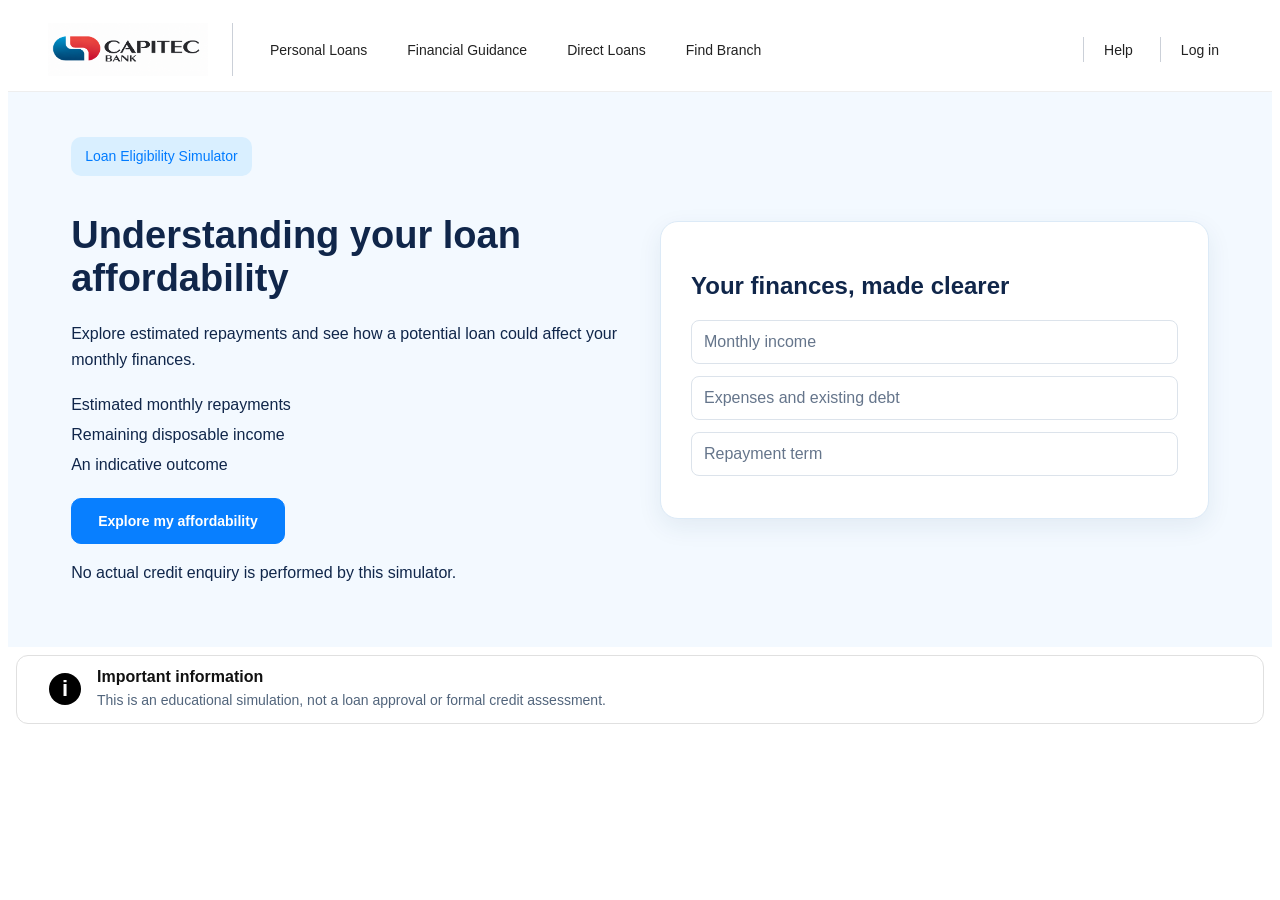
<file: 03-Implementation/index.html>
<!DOCTYPE html>
<html lang="en">
<head>
    <meta charset="UTF-8">
    <meta name="viewport" content="width=device-width, initial-scale=1.0">
    <link rel="stylesheet" href="CSS/Style.css">
    <title>Loan Eligibility Simulator project </title>
</head>

<body>
    <header class ="site-header">
    <a href="index.html" class="logo">
        <img src="images/CapitecBank.png" alt="Capitec Bank  logo">
    </a>

    <nav  class="main-nav">
         <a href="index.html" class="personal-loans">Personal Loans</a>
         <a href="pages/Financial-Guidance.html">Financial Guidance</a>
         <a href="pages/Direct-Loans.html">Direct Loans</a>
         <a href="pages/Find-Branch.html">Find Branch</a>
         <a href="pages/Help.html" class="help">Help</a>
         <a href="pages/Login.html" class="login-link">Log in</a>
        </nav>
    </header>

<main>
    <div class="hero-content">
        <p class="page-label">Loan Eligibility Simulator</p>

        <h1>Understanding your loan affordability</h1>

        <p>Explore estimated repayments and see how a potential loan could affect your monthly finances.</p>

        <ul>
            <li>Estimated monthly repayments</li>
            <li>Remaining disposable income</li>
            <li>An indicative outcome</li>
        </ul>

        <a href="pages/Financial-Details.html" class="primary-button">Explore my affordability</a>

        <p>No actual credit enquiry is performed by this simulator.</p>
    </div>

    <div class="preview-card">
        <h2>Your finances, made clearer</h2>
        <p>Monthly income</p>
        <p>Expenses and existing debt</p>
        <p>Repayment term</p>
    </div>
</main>

    <footer class="site-footer">
    <div class="information-icon" aria-hidden="true">i</div>

    <div class="footer-content">
        <h2>Important information</h2>
        <p>This is an educational simulation, not a loan approval or formal credit assessment.</p>
    </div>
</footer>
</body>
</html>
</file>
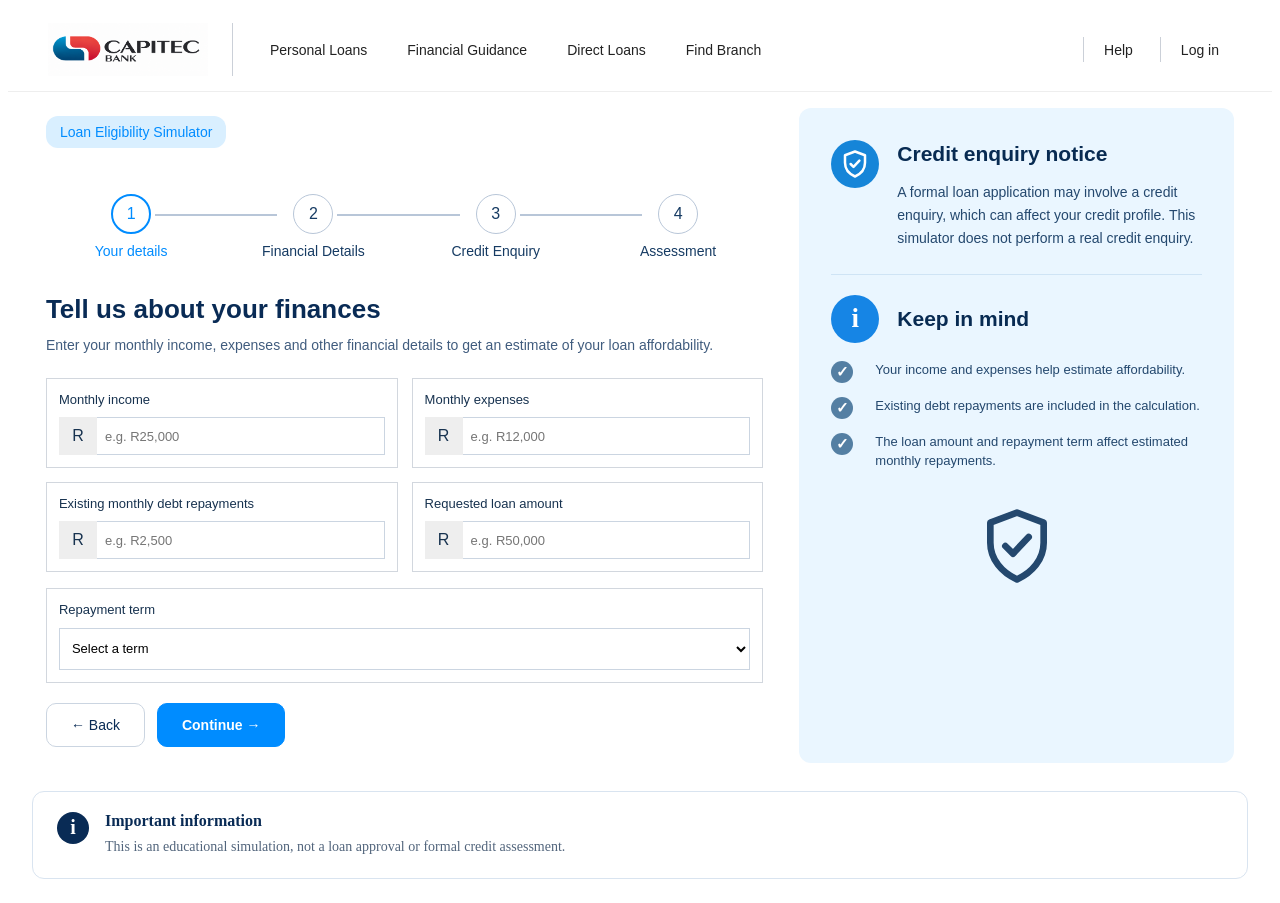
<file: 03-Implementation/pages/Assessment-Result.html>
<!DOCTYPE html>
<html lang="en">
<head>
    <meta charset="UTF-8">
    <meta name="viewport" content="width=device-width, initial-scale=1.0">
    <link rel="stylesheet" href="../CSS/Style.css">
    <title>Assessment Results</title>
</head>
<body>
    <header class="site-header">
        <a href="../index.html" class="logo">
            <img src="../images/CapitecBank.png" alt="Capitec Bank logo">
        </a>

        <nav class="main-nav">
            <a href="../index.html" class="personal-loan">Personal loans</a>
            <a href="Financial-Guidance.html">Financial Guidance</a>
            <a href="Direct-Loans.html">Direct Loans</a>
            <a href="Find-Branch.html">Find Branch</a>
            <a href="Help.html" class="help">Help</a>
            <a href="Login.html" class="login-link">Log in</a>
        </nav>
    </header>

    <main class="assessment-results">
        <div class="assessment-results-page">
            <section class="assessment-result-content">
                <p class="page-label">Loan Eligibility Simulator</p>

                <div class="progress-steps">
                    <div class="progress-step">
                        <span>1</span>
                        <p>Your details</p>
                    </div>

                    <div class="progress-step">
                        <span>2</span>
                        <p>Financial details</p>
                    </div>

                    <div class="progress-step">
                        <span>3</span>
                        <p>Credit Enquiry</p>
                    </div>

                    <div class="progress-step active">
                        <span>4</span>
                        <p>Assessment</p>
                    </div>
                </div>

                <h1>Your estimated loan result</h1>

                <p class="assessment-subtitle">
                    Based on the information you provided, here is an estimate of your loan affordability.
                </p>

                <div class="loan-result-message">
                    <h2 id="result-heading">Your assessment result</h2>
                    <p id="result-message"></p>
                </div>

                <div class="assessment-cards">
                    <section class="estimated-monthly-repayment">
                        <h2 id="monthly-repayment">R0.00</h2>
                        <p>Estimated monthly repayment</p>
                    </section>

                    <section class="estimated-total-repayment">
                        <h2 id="total-repayment">R0.00</h2>
                        <p>Estimated total repayment</p>
                    </section>

                    <section class="estimated-remaining-disposable-income">
                        <h2 id="remaining-income">R0.00</h2>
                        <p>Money left after the new repayment</p>
                    </section>

                    <section class="your-financial-details">
                        <h2>Your financial details</h2>

                        <div class="financial-detail-row">
                            <span>Monthly income</span>
                            <strong id="result-income">R0.00</strong>
                        </div>

                        <div class="financial-detail-row">
                            <span>Monthly expenses</span>
                            <strong id="result-expenses">R0.00</strong>
                        </div>

                        <div class="financial-detail-row">
                            <span>Existing monthly debt repayments</span>
                            <strong id="result-existing-debt">R0.00</strong>
                        </div>

                        <div class="financial-detail-row">
                            <span>Requested loan amount</span>
                            <strong id="result-loan-amount">R0.00</strong>
                        </div>

                        <div class="financial-detail-row">
                            <span>Repayment term</span>
                            <strong id="result-repayment-term">0 months</strong>
                        </div>
                    </section>
                </div>

                <div class="form-actions">
                    <a href="Financial-Details.html" class="secondary-button">← Back</a>
                    <button type="button" class="primary-button">
                        Choose your next step →
                    </button>
                </div>
            </section>

            <aside class="credit-notice">
                <div class="notice-heading">
                    <div class="shield-icon">
                        <svg viewBox="0 0 24 24" aria-hidden="true">
                            <path
                                d="M12 2 20 5v6c0 5-3.5 9-8 11-4.5-2-8-6-8-11V5l8-3Z"
                                fill="none"
                                stroke="currentColor"
                                stroke-width="2"
                                stroke-linejoin="round"
                            />
                            <path
                                d="m8.5 12 2.3 2.3 4.7-5"
                                fill="none"
                                stroke="currentColor"
                                stroke-width="2"
                                stroke-linecap="round"
                                stroke-linejoin="round"
                            />
                        </svg>
                    </div>

                    <div class="notice-copy">
                        <h2>What happened in this step?</h2>
                        <p>
                            We assessed the financial information you provided to estimate your loan affordability and eligibility. No actual credit enquiry was performed by the simulator.
                        </p>
                    </div>
                </div>

                <div class="notice-divider"></div>

                <div class="important-to-know">
                    <span class="information-icon-blue" aria-hidden="true">i</span>
                    <h2>Important to know</h2>
                </div>

                <ul class="notice-list">
                    <li>This is an estimated result, not a loan offer or approval.</li>
                    <li>If you proceed, a credit enquiry and full credit assessment may be conducted as part of the formal application.</li>
                    <li>The final loan amount, interest rate and repayment term may differ following the formal assessment.</li>
                </ul>

                <div class="notice-divider"></div>

                <div class="notice-heading">
                    <div class="information-icon-blue" aria-hidden="true">▦</div>
                    <div class="notice-copy">
                        <h2>How we calculated this</h2>
                        <p>Your estimated repayments and disposable income are based on:</p>
                    </div>
                </div>

                <ul class="notice-list">
                    <li>Your monthly income and expenses</li>
                    <li>Your existing debt repayments</li>
                    <li>The loan amount you selected</li>
                    <li>The repayment term you selected</li>
                </ul>
            </aside>
        </div>
    </main>

    <footer class="financial-footer">
        <div class="footer-info-icon" aria-hidden="true">i</div>
        <div class="financial-footer-content">
            <h2>Important information</h2>
            <p>
                This is an educational simulation, not a loan approval or formal credit assessment.
            </p>
        </div>
    </footer>

    <script src="../JavaScript/Assessment-Results.js"></script>
</body>
</html>
</file>
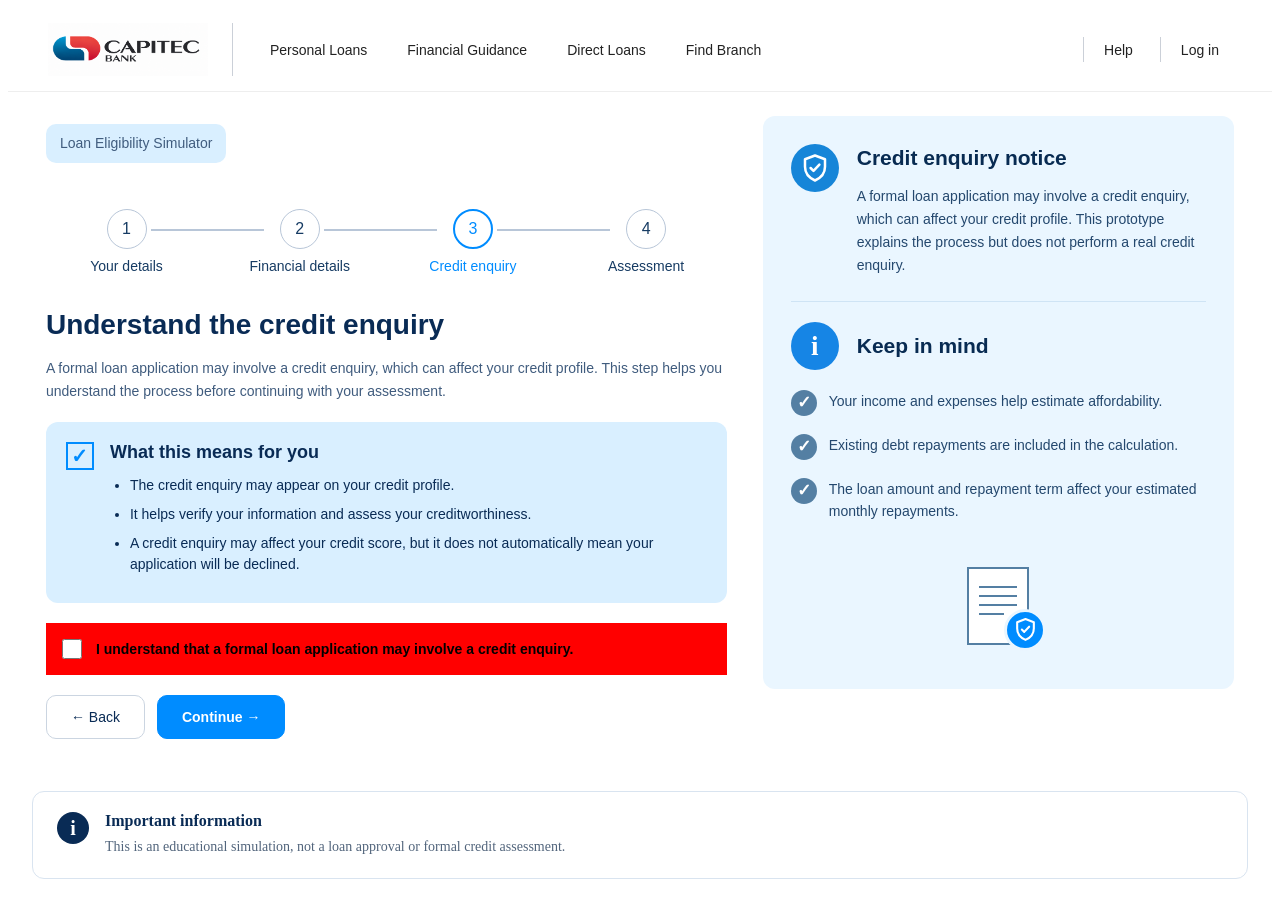
<file: 03-Implementation/pages/Credit-Enquiry.html>
<!DOCTYPE html>
<html lang="en">
<head>
    <meta charset="UTF-8">
    <meta name="viewport" content="width=device-width, initial-scale=1.0">
    <link rel="stylesheet" href="../CSS/Style.css">
    <title>Credit Enquiry Notice</title>
</head>
<body>
    <header class="site-header">
        <a href="../index.html" class="logo">
            <img src="../images/CapitecBank.png" alt="Capitec Bank logo">
        </a>

        <nav class="main-nav">
            <a href="../index.html" class="personal-loans">Personal Loans</a>
            <a href="Financial-Guidance.html">Financial Guidance</a>
            <a href="Direct-Loans.html">Direct Loans</a>
            <a href="Find-Branch.html">Find Branch</a>
            <a href="Help.html" class="help">Help</a>
            <a href="Login.html" class="login-link">Log in</a>
        </nav>
    </header>

    <main class="credit-enquiry-notice-main">
        <div class="credit-enquiry-notice-page">
            <section class="credit-enquiry-content">
                <p class="page-label">Loan Eligibility Simulator</p>

                <div class="progress-steps">
                    <div class="progress-step">
                        <span>1</span>
                        <p>Your details</p>
                    </div>

                    <div class="progress-step">
                        <span>2</span>
                        <p>Financial details</p>
                    </div>

                    <div class="progress-step active">
                        <span>3</span>
                        <p>Credit enquiry</p>
                    </div>

                    <div class="progress-step">
                        <span>4</span>
                        <p>Assessment</p>
                    </div>
                </div>

                <h1>Understand the credit enquiry</h1>

                <p class="credit-enquiry-description">
                    A formal loan application may involve a credit enquiry, which can affect your credit profile. This step helps you understand the process before continuing with your assessment.
                </p>

                <div class="credit-information-panel">
                    <div class="credit-information-icon">
                        <span>✓</span>
                    </div>

                    <div class="credit-information-content">
                        <h2>What this means for you</h2>

                        <ul>
                            <li>The credit enquiry may appear on your credit profile.</li>
                            <li>It helps verify your information and assess your creditworthiness.</li>
                            <li>A credit enquiry may affect your credit score, but it does not automatically mean your application will be declined.</li>
                        </ul>
                    </div>
                </div>

                <form id="credit-enquiry-form">
                    <label class="credit-acknowledgement">
                        <input
                            type="checkbox"
                            id="credit-acknowledgement"
                            name="creditAcknowledgement"
                            required
                        >
                        <span>
                            I understand that a formal loan application may involve a credit enquiry.
                        </span>
                    </label>

                    <div class="form-actions">
                        <a href="Financial-Details.html" class="secondary-button">← Back</a>
                        <button type="submit" class="primary-button"> Continue →</button>
                    </div>
                </form>
            </section>

            <aside class="credit-notice">
                <div class="notice-heading">
                    <div class="shield-icon">
                        <svg viewBox="0 0 24 24" aria-hidden="true">
                            <path
                                d="M12 2 20 5v6c0 5-3.5 9-8 11-4.5-2-8-6-8-11V5l8-3Z"
                                fill="none"
                                stroke="currentColor"
                                stroke-width="2"
                                stroke-linejoin="round"
                            />
                            <path
                                d="m8.5 12 2.3 2.3 4.7-5"
                                fill="none"
                                stroke="currentColor"
                                stroke-width="2"
                                stroke-linecap="round"
                                stroke-linejoin="round"
                            />
                        </svg>
                    </div>

                    <div class="notice-copy">
                        <h2>Credit enquiry notice</h2>
                        <p>
                            A formal loan application may involve a credit enquiry, which can affect your credit profile. This prototype explains the process but does not perform a real credit enquiry.
                        </p>
                    </div>
                </div>

                <div class="notice-divider"></div>

                <div class="keep-in-mind-heading">
                    <span class="information-icon-blue" aria-hidden="true">i</span>
                    <h2>Keep in mind</h2>
                </div>

                <ul class="notice-list">
                    <li>
                        <span class="check-icon" aria-hidden="true">✓</span>
                        <span>Your income and expenses help estimate affordability.</span>
                    </li>

                    <li>
                        <span class="check-icon" aria-hidden="true">✓</span>
                        <span>Existing debt repayments are included in the calculation.</span>
                    </li>

                    <li>
                        <span class="check-icon" aria-hidden="true">✓</span>
                        <span>The loan amount and repayment term affect your estimated monthly repayments.</span>
                    </li>
                </ul>

                <div class="notice-illustration">
                    <div class="document-icon" aria-hidden="true">
                        <span></span>
                        <span></span>
                        <span></span>
                        <span></span>
                    </div>

                    <div class="illustration-shield">
                        <svg viewBox="0 0 24 24" aria-hidden="true">
                            <path
                                d="M12 2 20 5v6c0 5-3.5 9-8 11-4.5-2-8-6-8-11V5l8-3Z"
                                fill="none"
                                stroke="currentColor"
                                stroke-width="2"
                                stroke-linejoin="round"
                            />
                            <path
                                d="m8.5 12 2.3 2.3 4.7-5"
                                fill="none"
                                stroke="currentColor"
                                stroke-width="2"
                                stroke-linecap="round"
                                stroke-linejoin="round"
                            />
                        </svg>
                    </div>
                </div>
            </aside>
        </div>
    </main>

    <footer class="financial-footer">
        <div class="footer-info-icon" aria-hidden="true">i</div>

        <div class="financial-footer-content">
            <h2>Important information</h2>
            <p>
                This is an educational simulation, not a loan approval or formal credit assessment.
            </p>
        </div>
    </footer>

    <script src="../JavaScript/Credit-Enquiry.js"></script>
</body>
</html>
</file>
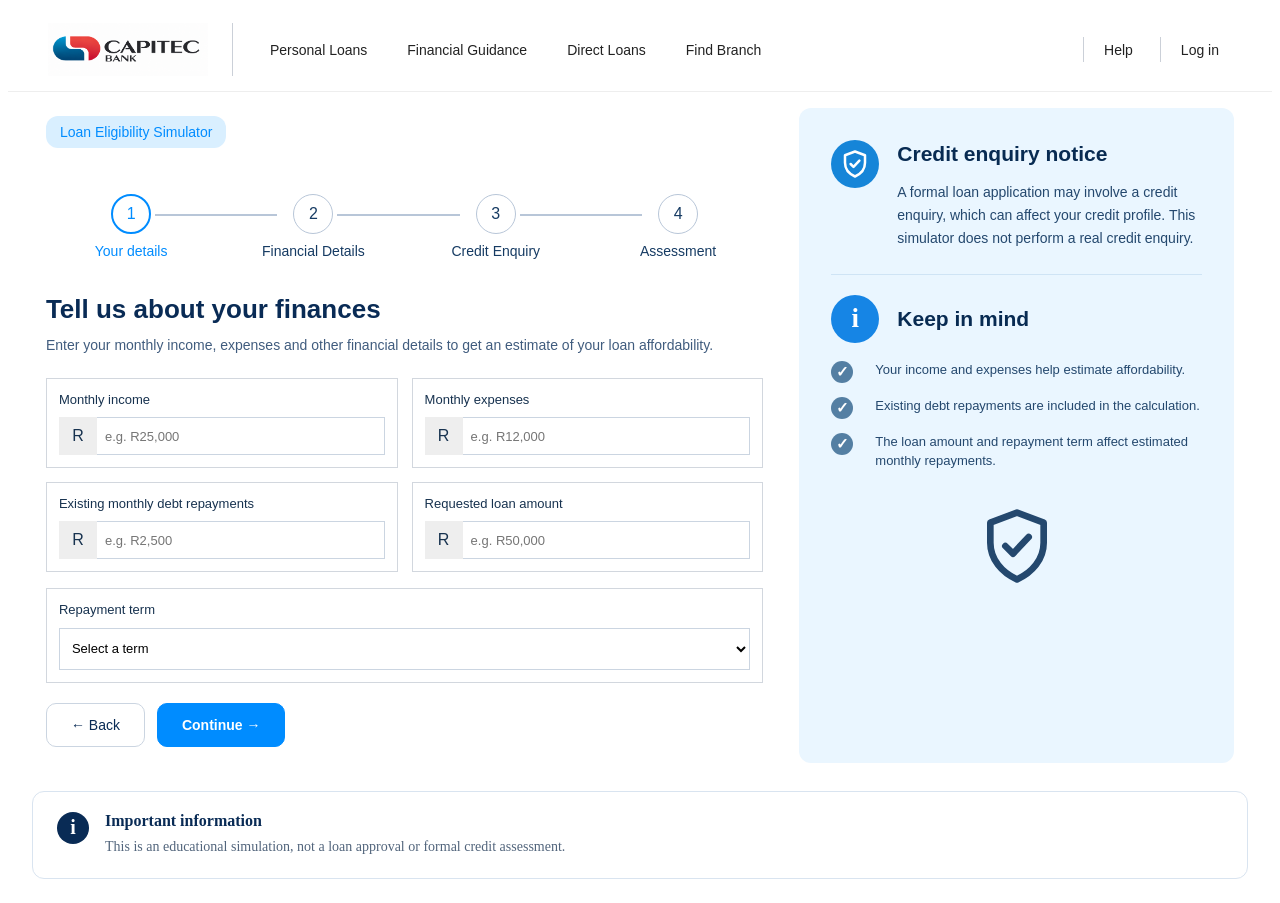
<file: 03-Implementation/pages/Financial-Details.html>
<!DOCTYPE html>
<html lang="en">
<head>
    <meta charset="UTF-8">
    <meta name="viewport" content="width=device-width, initial-scale=1.0">
    <link rel="stylesheet" href="../CSS/Style.css">
    <title>Financial Details</title>
</head>
<body>
    <header class="site-header">
        <a href="../index.html" class="logo">
            <img src="../images/CapitecBank.png" alt="Capitec Bank logo">
        </a>

        <nav class="main-nav">
            <a href="../index.html" class="personal-loans">Personal Loans</a>
            <a href="Financial-Guidance.html">Financial Guidance</a>
            <a href="Direct-Loans.html">Direct Loans</a>
            <a href="Find-Branch.html">Find Branch</a>
            <a href="Help.html" class="help">Help</a>
            <a href="Login.html" class="login-link">Log in</a>
        </nav>
    </header>

    <main class="financial-details-main">
        <div class="financial-details-page">
            <section class="financial-form-section">
                <p class="page-label">Loan Eligibility Simulator</p>

                <div class="progress-steps">
                    <div class="progress-step active">
                        <span>1</span>
                        <p>Your details</p>
                    </div>

                    <div class="progress-step">
                        <span>2</span>
                        <p>Financial Details</p>
                    </div>

                    <div class="progress-step">
                        <span>3</span>
                        <p>Credit Enquiry</p>
                    </div>

                    <div class="progress-step">
                        <span>4</span>
                        <p>Assessment</p>
                    </div>
                </div>

                <h1>Tell us about your finances</h1>

                <p class="form-description">
                    Enter your monthly income, expenses and other financial details
                    to get an estimate of your loan affordability.
                </p>

                <form id="financial-details-form">
                    <div class="financial-fields">
                        <div class="form-group">
                            <label for="monthly-income">Monthly income</label>

                            <div class="input-with-currency">
                                <span>R</span>
                                <input
                                    type="number"
                                    id="monthly-income"
                                    name="monthlyIncome"
                                    min="0.01"
                                    step="0.01"
                                    placeholder="e.g. R25,000"
                                    required
                                >
                            </div>
                        </div>

                        <div class="form-group">
                            <label for="monthly-expenses">Monthly expenses</label>

                            <div class="input-with-currency">
                                <span>R</span>
                                <input
                                    type="number"
                                    id="monthly-expenses"
                                    name="monthlyExpenses"
                                    min="0"
                                    step="0.01"
                                    placeholder="e.g. R12,000"
                                    required
                                >
                            </div>
                        </div>

                        <div class="form-group">
                            <label for="existing-debt">Existing monthly debt repayments</label>

                            <div class="input-with-currency">
                                <span>R</span>
                                <input
                                    type="number"
                                    id="existing-debt"
                                    name="existingDebt"
                                    min="0"
                                    step="0.01"
                                    placeholder="e.g. R2,500"
                                    required
                                >
                            </div>
                        </div>

                        <div class="form-group">
                            <label for="loan-amount">Requested loan amount</label>

                            <div class="input-with-currency">
                                <span>R</span>
                                <input
                                    type="number"
                                    id="loan-amount"
                                    name="loanAmount"
                                    min="1000"
                                    max="500000"
                                    step="100"
                                    placeholder="e.g. R50,000"
                                    required
                                >
                            </div>
                        </div>
                    </div>

                    <div class="form-group repayment-term-group">
                        <label for="repayment-term">Repayment term</label>

                        <select id="repayment-term" name="repaymentTerm" required>
                            <option value="">Select a term</option>
                            <option value="12">12 months</option>
                            <option value="24">24 months</option>
                            <option value="36">36 months</option>
                            <option value="48">48 months</option>
                            <option value="60">60 months</option>
                            <option value="72">72 months</option>
                        </select>
                    </div>

                    <div class="form-actions">
                        <a href="../index.html" class="secondary-button">← Back</a>
                        <button type="submit" class="primary-button">Continue →</button>
                    </div>
                </form>

                <div id="calculation-results" class="calculation-results" hidden>
                    <h2 id="result-heading">Your affordability assessment</h2>

                    <p id="result-message"></p>

                    <p>
                        Estimated monthly repayment:
                        <strong id="monthly-repayment"></strong>
                    </p>

                    <p>
                        Total interest:
                        <strong id="total-interest"></strong>
                    </p>

                    <p>
                        Disposable income before the new loan:
                        <strong id="disposable-income"></strong>
                    </p>

                    <p>
                        Money left after the new repayment:
                        <strong id="remaining-income"></strong>
                    </p>
                </div>
            </section>

            <aside class="credit-notice">
                <div class="notice-heading">
                    <div class="shield-icon">
                        <svg viewBox="0 0 24 24" aria-hidden="true">
                            <path
                                d="M12 2 20 5v6c0 5-3.5 9-8 11-4.5-2-8-6-8-11V5l8-3Z"
                                fill="none"
                                stroke="currentColor"
                                stroke-width="2"
                                stroke-linejoin="round"
                            />
                            <path
                                d="m8.5 12 2.3 2.3 4.7-5"
                                fill="none"
                                stroke="currentColor"
                                stroke-width="2"
                                stroke-linecap="round"
                                stroke-linejoin="round"
                            />
                        </svg>
                    </div>

                    <div class="notice-copy">
                        <h2>Credit enquiry notice</h2>
                        <p>
                            A formal loan application may involve a credit enquiry,
                            which can affect your credit profile. This simulator does
                            not perform a real credit enquiry.
                        </p>
                    </div>
                </div>

                <div class="notice-divider"></div>

                <div class="keep-in-mind-heading">
                    <span class="information-icon-blue" aria-hidden="true">i</span>
                    <h2>Keep in mind</h2>
                </div>

                <ul class="notice-list">
                    <li>
                        <span class="check-icon" aria-hidden="true">✓</span>
                        <span>Your income and expenses help estimate affordability.</span>
                    </li>

                    <li>
                        <span class="check-icon" aria-hidden="true">✓</span>
                        <span>Existing debt repayments are included in the calculation.</span>
                    </li>

                    <li>
                        <span class="check-icon" aria-hidden="true">✓</span>
                        <span>The loan amount and repayment term affect estimated monthly repayments.</span>
                    </li>
                </ul>

                <div class="notice-illustration">
                    <div class="document-icon" aria-hidden="true">
                        <span></span>
                        <span></span>
                        <span></span>
                        <span></span>
                    </div>

                    <div class="illustration-shield">
                        <svg viewBox="0 0 24 24" aria-hidden="true">
                            <path
                                d="M12 2 20 5v6c0 5-3.5 9-8 11-4.5-2-8-6-8-11V5l8-3Z"
                                fill="none"
                                stroke="currentColor"
                                stroke-width="2"
                                stroke-linejoin="round"
                            />
                            <path
                                d="m8.5 12 2.3 2.3 4.7-5"
                                fill="none"
                                stroke="currentColor"
                                stroke-width="2"
                                stroke-linecap="round"
                                stroke-linejoin="round"
                            />
                        </svg>
                    </div>
                </div>
            </aside>
        </div>
    </main>

    <footer class="financial-footer">
        <div class="footer-info-icon" aria-hidden="true">i</div>

        <div class="financial-footer-content">
            <h2>Important information</h2>
            <p>
                This is an educational simulation, not a loan approval
                or formal credit assessment.
            </p>
        </div>
    </footer>

    <script src="../JavaScript/Financial-Details.js"></script>
</body>
</html>
</file>
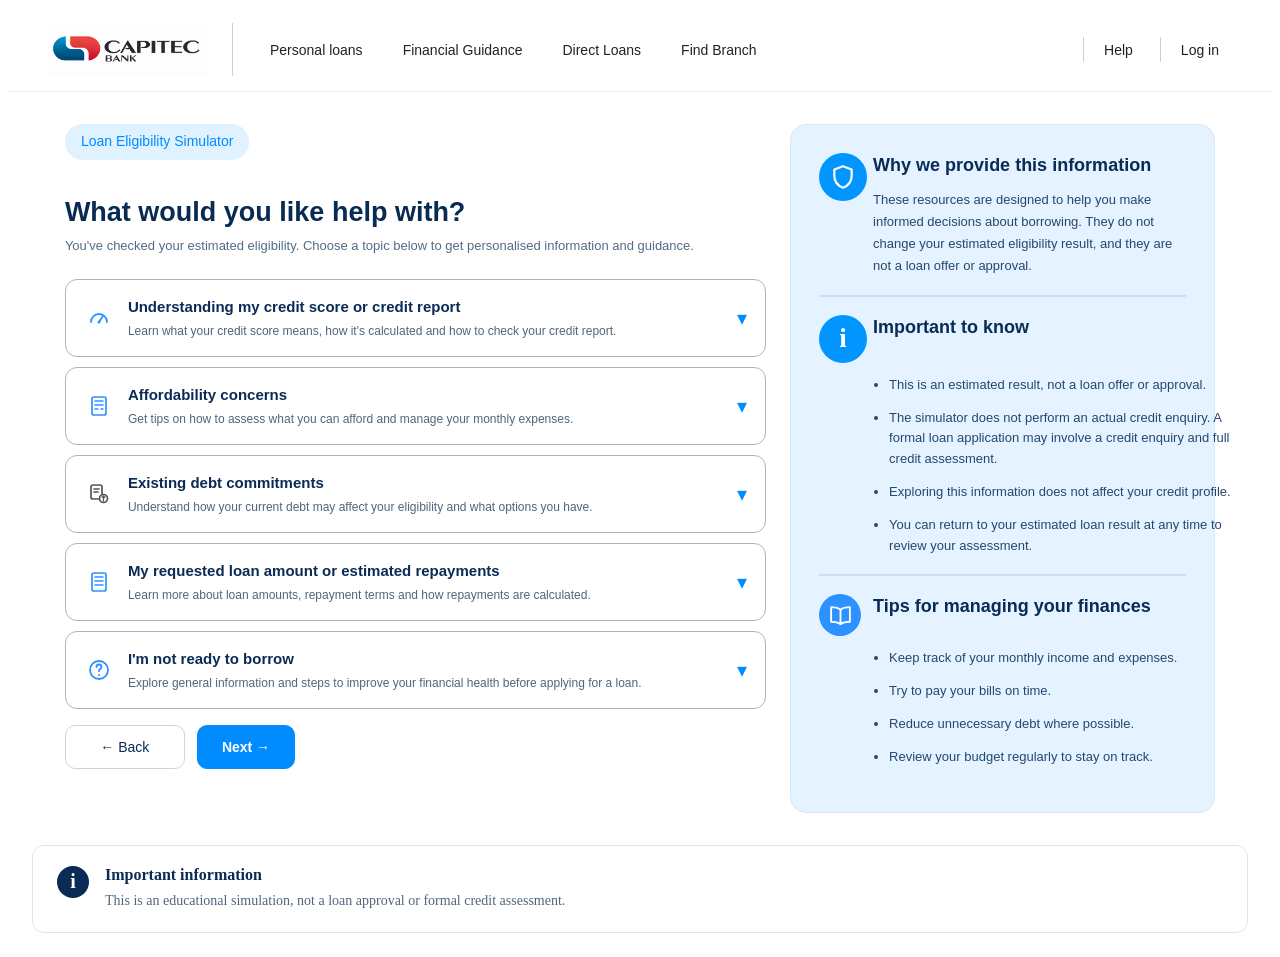
<file: 03-Implementation/pages/Financial-Guidance.html>
<!DOCTYPE html>
<html lang="en">
<head>
    <meta charset="UTF-8">
    <meta name="viewport" content="width=device-width, initial-scale=1.0">
    <link rel="stylesheet" href="../CSS/Style.css">
    <title>Financial Guidance</title>
</head>
<body>
    <header class="site-header">
        <a href="../index.html" class="logo">
            <img src="../images/CapitecBank.png" alt="Capitec Bank logo">
        </a>

        <nav class="main-nav">
            <a href="../index.html" class="personal-loan">Personal loans</a>
            <a href="Financial-Guidance.html">Financial Guidance</a>
            <a href="Direct-Loans.html">Direct Loans</a>
            <a href="Find-Branch.html">Find Branch</a>
            <a href="Help.html" class="help">Help</a>
            <a href="Login.html" class="login-link">Log in</a>
        </nav>
    </header>

    <main class="assessment-results financial-guidance">
        <div class="assessment-results-page">

            <section class="assessment-result-content">
                <p class="page-label">Loan Eligibility Simulator</p>

                <h1>What would you like help with?</h1>

                <p class="assessment-subtitle">
                    You've checked your estimated eligibility.
                    Choose a topic below to get personalised
                    information and guidance.
                </p>

                <div class="assessment-cards">

                    <details class="guidance-card">
                        <summary>
                            <span class="card-icon" aria-hidden="true">
                                <svg viewBox="0 0 24 24" fill="none">
                                    <path
                                        d="M4 16a8 8 0 1 1 16 0"
                                        stroke="currentColor"
                                        stroke-width="1.8"
                                        stroke-linecap="round"
                                    />
                                    <path
                                        d="M12 16l4-6"
                                        stroke="currentColor"
                                        stroke-width="1.8"
                                        stroke-linecap="round"
                                    />
                                    <circle
                                        cx="12" cy="16" r="1.5"
                                        fill="currentColor"
                                    />
                                </svg>
                            </span>

                            <span class="card-text">
                                <strong>Understanding my credit score or credit report</strong>
                                <small>
                                    Learn what your credit score means,
                                    how it's calculated and how to check
                                    your credit report.
                                </small>
                            </span>

                            <span class="card-arrow" aria-hidden="true">▾</span>
                        </summary>

                        <div class="guidance-details">
                            <h3>Understanding your credit profile</h3>

                            <p>
                                Your credit report contains information
                                about your borrowing history, repayment
                                behaviour and existing credit accounts.
                            </p>

                            <p>
                                Your credit score is a numerical indicator
                                calculated using information from your
                                credit profile. Different credit bureaus
                                may calculate scores differently.
                            </p>

                            <ul>
                                <li>Check your credit report for incorrect information.</li>
                                <li>Pay your accounts on time.</li>
                                <li>Avoid taking on more debt than you can manage.</li>
                                <li>Monitor your credit profile regularly.</li>
                            </ul>
                        </div>
                    </details>

                    <details class="guidance-card">
                        <summary>
                            <span class="card-icon" aria-hidden="true">
                                <svg viewBox="0 0 24 24" fill="none">
                                    <rect
                                        x="5" y="3" width="14" height="18"
                                        rx="2"
                                        stroke="currentColor"
                                        stroke-width="1.7"
                                    />
                                    <path
                                        d="M8 7h8M8 11h8M8 15h3M14 15h2"
                                        stroke="currentColor"
                                        stroke-width="1.5"
                                        stroke-linecap="round"
                                    />
                                </svg>
                            </span>

                            <span class="card-text">
                                <strong>Affordability concerns</strong>
                                <small>
                                    Get tips on how to assess what you
                                    can afford and manage your monthly expenses.
                                </small>
                            </span>

                            <span class="card-arrow" aria-hidden="true">▾</span>
                        </summary>

                        <div class="guidance-details">
                            <h3>Understanding loan affordability</h3>

                            <p>
                                Affordability considers your income,
                                living expenses, existing debt repayments
                                and the estimated repayment on a new loan.
                            </p>

                            <ul>
                                <li>Review your monthly income and essential expenses.</li>
                                <li>Calculate how much you already spend on debt repayments.</li>
                                <li>Consider reducing non-essential expenses.</li>
                                <li>Allow room in your budget for unexpected costs.</li>
                            </ul>
                        </div>
                    </details>

                    <details class="guidance-card">
                        <summary>
                            <span class="card-icon debt-icon" aria-hidden="true">
                                <svg viewBox="0 0 24 24" fill="none">
                                    <rect
                                        x="4" y="3" width="11" height="14"
                                        rx="2"
                                        stroke="currentColor"
                                        stroke-width="1.7"
                                    />
                                    <path
                                        d="M7 7h5M7 10h4"
                                        stroke="currentColor"
                                        stroke-width="1.7"
                                        stroke-linecap="round"
                                    />
                                    <circle
                                        cx="16.5" cy="16.5" r="4"
                                        fill="white"
                                        stroke="currentColor"
                                        stroke-width="1.7"
                                    />
                                    <path
                                        d="M16.5 14v5M15 15h3"
                                        stroke="currentColor"
                                        stroke-width="1.3"
                                        stroke-linecap="round"
                                    />
                                </svg>
                            </span>

                            <span class="card-text">
                                <strong>Existing debt commitments</strong>
                                <small>
                                    Understand how your current debt may
                                    affect your eligibility and what
                                    options you have.
                                </small>
                            </span>

                            <span class="card-arrow" aria-hidden="true">▾</span>
                        </summary>

                        <div class="guidance-details">
                            <h3>Managing existing debt</h3>

                            <p>
                                Existing debt commitments include monthly
                                repayments on loans, credit cards and
                                other credit facilities.
                            </p>

                            <ul>
                                <li>List all your outstanding debt and monthly repayments.</li>
                                <li>Prioritise making required payments on time.</li>
                                <li>Consider paying down existing debt before borrowing more.</li>
                                <li>Contact your credit provider if you're struggling with repayments.</li>
                            </ul>
                        </div>
                    </details>

                    <details class="guidance-card">
                        <summary>
                            <span class="card-icon" aria-hidden="true">
                                <svg viewBox="0 0 24 24" fill="none">
                                    <rect
                                        x="5" y="3" width="14" height="18"
                                        rx="2"
                                        stroke="currentColor"
                                        stroke-width="1.7"
                                    />
                                    <path
                                        d="M8 7h8M8 11h8M8 15h8"
                                        stroke="currentColor"
                                        stroke-width="1.5"
                                        stroke-linecap="round"
                                    />
                                </svg>
                            </span>

                            <span class="card-text">
                                <strong>My requested loan amount or estimated repayments</strong>
                                <small>
                                    Learn more about loan amounts,
                                    repayment terms and how repayments
                                    are calculated.
                                </small>
                            </span>

                            <span class="card-arrow" aria-hidden="true">▾</span>
                        </summary>

                        <div class="guidance-details">
                            <h3>Understanding your estimated repayments</h3>

                            <p>
                                Your estimated monthly repayment depends
                                on the loan amount, interest rate and
                                repayment term.
                            </p>

                            <ul>
                                <li>A smaller loan amount generally reduces monthly repayments.</li>
                                <li>A longer repayment term may reduce monthly repayments but increase total interest.</li>
                                <li>Compare the total repayment amount, not only the monthly instalment.</li>
                                <li>Review your financial details before changing your requested amount.</li>
                            </ul>

                            <p>
                                The simulator uses an illustrative
                                interest rate. Actual loan terms may differ.
                            </p>
                        </div>
                    </details>

                    <details class="guidance-card">
                        <summary>
                            <span class="card-icon" aria-hidden="true">
                                <svg viewBox="0 0 24 24" fill="none">
                                    <circle
                                        cx="12" cy="12" r="9"
                                        stroke="currentColor"
                                        stroke-width="1.8"
                                    />
                                    <path
                                        d="M9.5 9a2.5 2.5 0 0 1 5 0c0 2-2.5 2-2.5 4"
                                        stroke="currentColor"
                                        stroke-width="1.8"
                                        stroke-linecap="round"
                                    />
                                    <circle
                                        cx="12" cy="17" r="1"
                                        fill="currentColor"
                                    />
                                </svg>
                            </span>

                            <span class="card-text">
                                <strong>I'm not ready to borrow</strong>
                                <small>
                                    Explore general information and
                                    steps to improve your financial
                                    health before applying for a loan.
                                </small>
                            </span>

                            <span class="card-arrow" aria-hidden="true">▾</span>
                        </summary>

                        <div class="guidance-details">
                            <h3>Preparing for future borrowing</h3>

                            <p>
                                You don't need to apply for a loan
                                immediately. You can take time to
                                review your financial situation.
                            </p>

                            <ul>
                                <li>Create a realistic monthly budget.</li>
                                <li>Build an emergency savings fund where possible.</li>
                                <li>Reduce unnecessary expenses and existing debt.</li>
                                <li>Review your credit report periodically.</li>
                                <li>Reassess your affordability when your circumstances change.</li>
                            </ul>
                        </div>
                    </details>

                </div>

                <div class="form-actions">
                    <a href="Ineligible-Result.html"
                       id="guidance-back"
                       class="secondary-button">
                        ← Back
                    </a>

                    <a href="#"
                       id="guidance-next"
                       class="primary-button">
                        Next →
                    </a>
                </div>
            </section>

            <aside class="credit-notice">

                <div class="notice-heading">
                    <div class="shield-icon">
                        <svg viewBox="0 0 24 24" aria-hidden="true">
                            <path
                                d="M12 2 20 5v6c0 5-3.5 9-8 11-4.5-2-8-6-8-11V5l8-3Z"
                                fill="none"
                                stroke="currentColor"
                                stroke-width="2"
                                stroke-linejoin="round"
                            />
                        </svg>
                    </div>

                    <div class="notice-copy">
                        <h2>Why we provide this information</h2>
                        <p>
                            These resources are designed to help you
                            make informed decisions about borrowing.
                            They do not change your estimated eligibility
                            result, and they are not a loan offer or approval.
                        </p>
                    </div>
                </div>

                <div class="notice-divider"></div>

                <div class="important-to-know">
                    <span class="information-icon-blue"
                          aria-hidden="true">i</span>
                    <h2>Important to know</h2>
                </div>

                <ul class="notice-list">
                    <li>
                        This is an estimated result, not a loan
                        offer or approval.
                    </li>
                    <li>
                        The simulator does not perform an actual
                        credit enquiry. A formal loan application
                        may involve a credit enquiry and full
                        credit assessment.
                    </li>
                    <li>
                        Exploring this information does not
                        affect your credit profile.
                    </li>
                    <li>
                        You can return to your estimated loan
                        result at any time to review your assessment.
                    </li>
                </ul>

                <div class="notice-divider"></div>

                <div class="notice-heading">
                    <div class="book-icon" aria-hidden="true">
                        <svg viewBox="0 0 24 24" fill="none">
                            <path
                                d="M12 6.5C9.5 4.5 6.5 4 3 4v14c3.5 0 6.5.5 9 2.5M12 6.5c2.5-2 5.5-2.5 9-2.5v14c-3.5 0-6.5.5-9 2.5M12 6.5v14"
                                stroke="currentColor"
                                stroke-width="1.8"
                                stroke-linecap="round"
                                stroke-linejoin="round"
                            />
                        </svg>
                    </div>

                    <div class="notice-copy">
                        <h2>Tips for managing your finances</h2>
                    </div>
                </div>

                <ul class="notice-list">
                    <li>Keep track of your monthly income and expenses.</li>
                    <li>Try to pay your bills on time.</li>
                    <li>Reduce unnecessary debt where possible.</li>
                    <li>Review your budget regularly to stay on track.</li>
                </ul>

            </aside>

        </div>
    </main>

    <footer class="financial-footer">
        <div class="footer-info-icon" aria-hidden="true">i</div>

        <div class="financial-footer-content">
            <h2>Important information</h2>
            <p>
                This is an educational simulation, not a loan
                approval or formal credit assessment.
            </p>
        </div>
    </footer>

    <script src="../JavaScript/Financial-Guidance.js"></script>
</body>
</html>
</file>
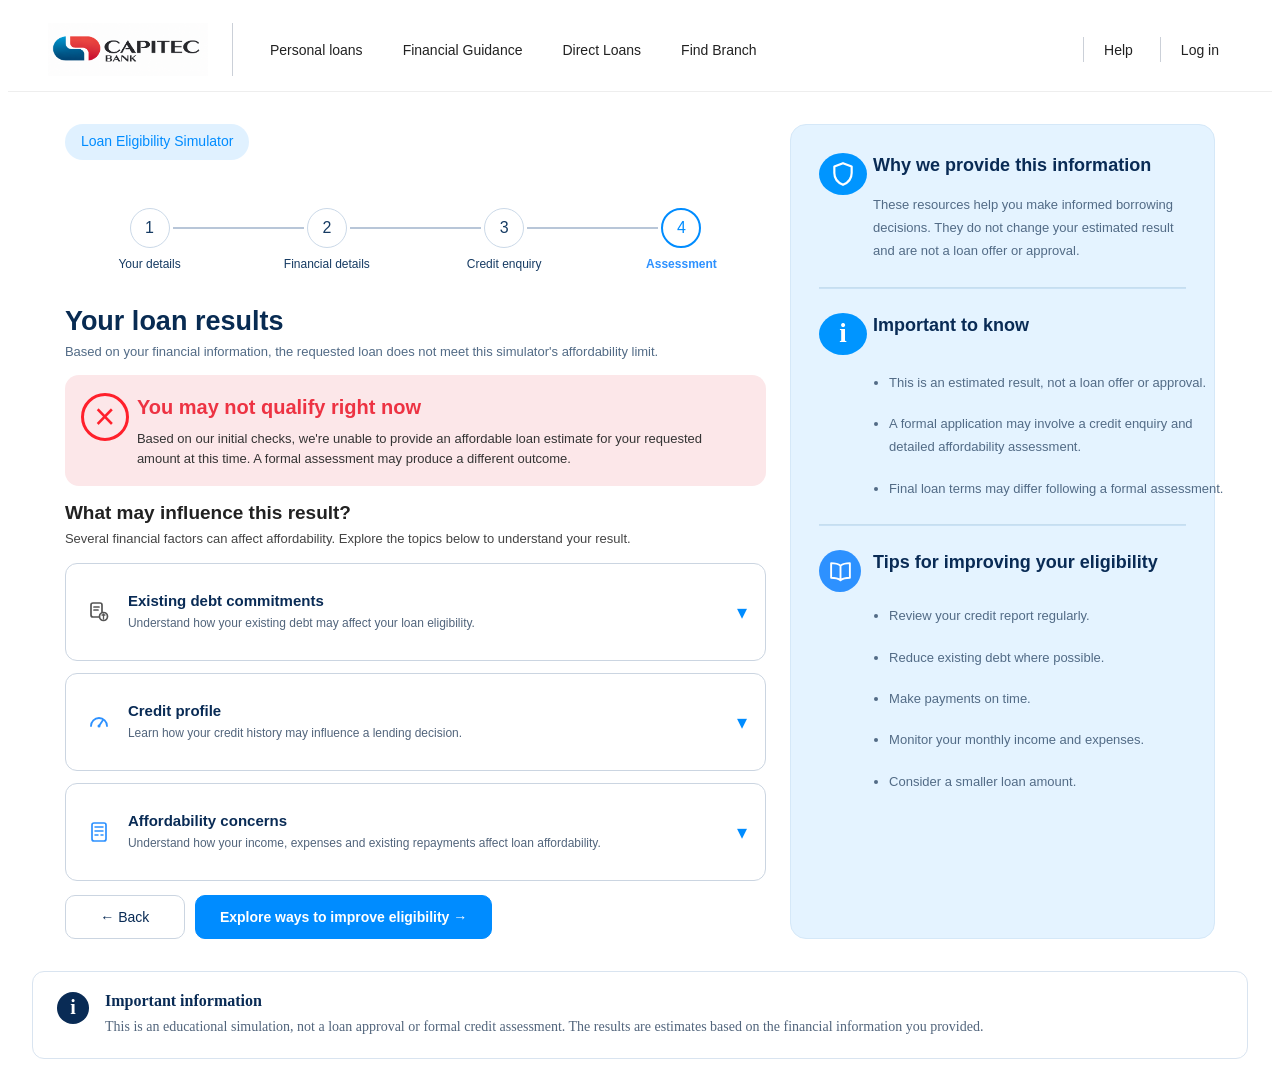
<file: 03-Implementation/pages/Ineligible-Result.html>
<!DOCTYPE html>
<html lang="en">
<head>
    <meta charset="UTF-8">
    <meta name="viewport" content="width=device-width, initial-scale=1.0">
    <link rel="stylesheet" href="../CSS/Style.css">
    <title>Ineligible Results</title>
</head>
<body>
    <header class="site-header">
        <a href="../index.html" class="logo">
            <img src="../images/CapitecBank.png" alt="Capitec Bank logo">
        </a>

        <nav class="main-nav">
            <a href="../index.html">Personal loans</a>
            <a href="Financial-Guidance.html">Financial Guidance</a>
            <a href="Direct-Loans.html">Direct Loans</a>
            <a href="Find-Branch.html">Find Branch</a>
            <a href="Help.html" class="help">Help</a>
            <a href="Login.html" class="login-link">Log in</a>
        </nav>
    </header>

    <main class="assessment-results ineligible-results">
        <div class="assessment-results-page">

            <section class="assessment-result-content">
                <p class="page-label">Loan Eligibility Simulator</p>

                <div class="progress-steps">
                    <div class="progress-step">
                        <span>1</span>
                        <p>Your details</p>
                    </div>

                    <div class="progress-step">
                        <span>2</span>
                        <p>Financial details</p>
                    </div>

                    <div class="progress-step">
                        <span>3</span>
                        <p>Credit enquiry</p>
                    </div>

                    <div class="progress-step active">
                        <span>4</span>
                        <p>Assessment</p>
                    </div>
                </div>

                <h1>Your loan results</h1>

                <p class="assessment-subtitle">
                    Based on your financial information, the requested
                    loan does not meet this simulator's affordability limit.
                </p>

                <div class="loan-result-message">
                    <h2 id="result-heading">
                        You may not qualify right now
                    </h2>

                    <p id="result-message">
                        Based on our initial checks, we're unable to
                        provide an affordable loan estimate for your
                        requested amount at this time. A formal
                        assessment may produce a different outcome.
                    </p>
                </div>

                <h2>What may influence this result?</h2>

                <p>
                    Several financial factors can affect affordability.
                    Explore the topics below to understand your result.
                </p>

                <div class="assessment-cards ineligible-guidance-cards">

                    <details class="ineligible-guidance-card">
                        <summary>
                            <span class="card-icon debt-icon" aria-hidden="true">
                                <svg viewBox="0 0 24 24" fill="none">
                                    <rect
                                        x="4" y="3" width="11" height="14" rx="2"
                                        stroke="currentColor"
                                        stroke-width="1.7"
                                    />
                                    <path
                                        d="M7 7h5M7 10h4"
                                        stroke="currentColor"
                                        stroke-width="1.7"
                                        stroke-linecap="round"
                                    />
                                    <circle
                                        cx="16.5" cy="16.5" r="4"
                                        fill="white"
                                        stroke="currentColor"
                                        stroke-width="1.7"
                                    />
                                    <path
                                        d="M16.5 14v5M15 15h3"
                                        stroke="currentColor"
                                        stroke-width="1.3"
                                        stroke-linecap="round"
                                    />
                                </svg>
                            </span>

                            <span class="card-text">
                                <strong>Existing debt commitments</strong>
                                <small>
                                    Understand how your existing debt
                                    may affect your loan eligibility.
                                </small>
                            </span>

                            <span class="card-arrow" aria-hidden="true">▾</span>
                        </summary>

                        <div class="ineligible-card-details">
                            <p>
                                Existing loan repayments, credit cards
                                and other debt commitments can reduce
                                the amount available for additional
                                monthly repayments.
                            </p>

                            <a href="Financial-Guidance.html">
                                Read more about existing debt →
                            </a>
                        </div>
                    </details>

                    <details class="ineligible-guidance-card">
                        <summary>
                            <span class="card-icon" aria-hidden="true">
                                <svg viewBox="0 0 24 24" fill="none">
                                    <path
                                        d="M4 16a8 8 0 1 1 16 0"
                                        stroke="currentColor"
                                        stroke-width="1.8"
                                        stroke-linecap="round"
                                    />
                                    <path
                                        d="M12 16l4-6"
                                        stroke="currentColor"
                                        stroke-width="1.8"
                                        stroke-linecap="round"
                                    />
                                    <circle
                                        cx="12" cy="16" r="1.5"
                                        fill="currentColor"
                                    />
                                </svg>
                            </span>

                            <span class="card-text">
                                <strong>Credit profile</strong>
                                <small>
                                    Learn how your credit history may
                                    influence a lending decision.
                                </small>
                            </span>

                            <span class="card-arrow" aria-hidden="true">▾</span>
                        </summary>

                        <div class="ineligible-card-details">
                            <p>
                                Credit history may be considered during
                                a formal loan application. Your credit
                                report contains information about your
                                borrowing and repayment history.
                            </p>

                            <p>
                                This simulator has not checked your
                                credit report or credit score.
                            </p>

                            <a href="Financial-Guidance.html">
                                Read more about your credit profile →
                            </a>
                        </div>
                    </details>

                    <details class="ineligible-guidance-card">
                        <summary>
                            <span class="card-icon" aria-hidden="true">
                                <svg viewBox="0 0 24 24" fill="none">
                                    <rect
                                        x="5" y="3" width="14" height="18" rx="2"
                                        stroke="currentColor"
                                        stroke-width="1.7"
                                    />
                                    <path
                                        d="M8 7h8M8 11h8M8 15h3M14 15h2"
                                        stroke="currentColor"
                                        stroke-width="1.5"
                                        stroke-linecap="round"
                                    />
                                </svg>
                            </span>

                            <span class="card-text">
                                <strong>Affordability concerns</strong>
                                <small>
                                    Understand how your income,
                                    expenses and existing repayments
                                    affect loan affordability.
                                </small>
                            </span>

                            <span class="card-arrow" aria-hidden="true">▾</span>
                        </summary>

                        <div class="ineligible-card-details">
                            <p>
                                Your monthly income, living expenses
                                and existing financial commitments
                                may leave insufficient money for
                                the requested monthly repayment.
                            </p>

                            <p>
                                Reviewing your budget or considering
                                a smaller loan amount may help you
                                understand your borrowing options.
                            </p>

                            <a href="Financial-Guidance.html">
                                Read more about affordability →
                            </a>
                        </div>
                    </details>

                </div>

                <div class="form-actions">
                    <a href="Financial-Details.html"
                       class="secondary-button">
                        ← Back
                    </a>

                    <a href="Financial-Guidance.html"
                       class="primary-button">
                        Explore ways to improve eligibility →
                    </a>
                </div>
            </section>

            <aside class="credit-notice">

                <div class="notice-heading">
                    <div class="shield-icon">
                        <svg viewBox="0 0 24 24" aria-hidden="true">
                            <path
                                d="M12 2 20 5v6c0 5-3.5 9-8 11-4.5-2-8-6-8-11V5l8-3Z"
                                fill="none"
                                stroke="currentColor"
                                stroke-width="2"
                                stroke-linejoin="round"
                            />
                        </svg>
                    </div>

                    <div class="notice-copy">
                        <h2>Why we provide this information</h2>
                        <p>
                            These resources help you make informed
                            borrowing decisions. They do not change
                            your estimated result and are not a loan
                            offer or approval.
                        </p>
                    </div>
                </div>

                <div class="notice-divider"></div>

                <div class="important-to-know">
                    <span class="information-icon-blue"
                          aria-hidden="true">i</span>
                    <h2>Important to know</h2>
                </div>

                <ul class="notice-list">
                    <li>
                        This is an estimated result, not a loan
                        offer or approval.
                    </li>

                    <li>
                        A formal application may involve a credit
                        enquiry and detailed affordability assessment.
                    </li>

                    <li>
                        Final loan terms may differ following
                        a formal assessment.
                    </li>
                </ul>

                <div class="notice-divider"></div>

                <div class="notice-heading">
                    <div class="book-icon" aria-hidden="true">
                        <svg viewBox="0 0 24 24" fill="none">
                            <path
                                d="M12 6.5C9.5 4.5 6.5 4 3 4v14c3.5 0 6.5.5 9 2.5M12 6.5c2.5-2 5.5-2.5 9-2.5v14c-3.5 0-6.5.5-9 2.5M12 6.5v14"
                                stroke="currentColor"
                                stroke-width="1.8"
                                stroke-linecap="round"
                                stroke-linejoin="round"
                            />
                        </svg>
                    </div>

                    <div class="notice-copy">
                        <h2>Tips for improving your eligibility</h2>
                    </div>
                </div>

                <ul class="notice-list">
                    <li>Review your credit report regularly.</li>
                    <li>Reduce existing debt where possible.</li>
                    <li>Make payments on time.</li>
                    <li>Monitor your monthly income and expenses.</li>
                    <li>Consider a smaller loan amount.</li>
                </ul>

            </aside>
        </div>
    </main>

    <footer class="financial-footer">
        <div class="footer-info-icon" aria-hidden="true">i</div>

        <div class="financial-footer-content">
            <h2>Important information</h2>
            <p>
                This is an educational simulation, not a loan approval
                or formal credit assessment. The results are estimates
                based on the financial information you provided.
            </p>
        </div>
    </footer>

</body>
</html>
</file>
<file: 03-Implementation/CSS/Style.css>
.site-header {
    display: flex;
    align-items: center;
    background-color: white;
    padding: 15px 40px;
    border-bottom: 1px solid #eeeeee;
}

.logo {
    display: flex;
    align-items: center;
    flex-shrink: 0;
    padding-right: 24px;
    border-right: 1px solid #cbd0d8;
}

.logo img {
    display: block;
    width: 160px;
    height: auto;
}

.main-nav {
    display: flex;
    align-items: center;
    gap: 14px;
    flex: 1;
    margin-left: 24px;
}

.main-nav a {
    padding: 8px 12px;
    border: 1px solid transparent;
    border-radius: 20px;
    color: #222222;
    font-family: Arial, sans-serif;
    font-size: 14px;
    text-decoration: none;
    transition: all 0.3s ease;
}

.main-nav a:hover {
    background-color: #d9efff;
    border-color: #008cff;
    color: #222222;
}

.main-nav .help,
.main-nav .login-link {
    position: relative;
}

.main-nav .help {
    margin-left: auto;
}

.main-nav .login-link {
    margin-left: 8px;
}

.main-nav .help::before,
.main-nav .login-link::before {
    position: absolute;
    top: 10%;
    left: -9px;
    height: 80%;
    border-left: 1px solid #cbd0d8;
    content: "";
    pointer-events: none;
}

body > main:not(.financial-details-main):not(.credit-enquiry-notice-main):not(.assessment-results) {
    display: grid;
    grid-template-columns: minmax(0, 1fr) minmax(0, 1fr);
    align-items: center;
    gap: 40px;
    padding: 45px 5%;
    background-color: #f3f9ff;
    color: #10264a;
    font-family: Arial, sans-serif;
    box-sizing: border-box;
}

.hero-content {
    min-width: 0;
}

.page-label {
    display: inline-block;
    margin: 0 0 18px;
    padding: 8px 14px;
    border-radius: 10px;
    background-color: #d9efff;
    color: #007bff;
    font-size: 14px;
}

.hero-content h1 {
    margin: 20px 0;
    font-size: 38px;
    line-height: 1.15;
}

.hero-content > p {
    line-height: 1.6;
}

.hero-content ul {
    margin: 24px 0;
    padding: 0;
    list-style: none;
}

.hero-content li {
    margin-bottom: 12px;
}

.primary-button {
    display: inline-flex;
    align-items: center;
    justify-content: center;
    padding: 14px 26px;
    border: 1px solid #087fff;
    border-radius: 10px;
    background-color: #087fff;
    color: white;
    font-family: inherit;
    font-size: 14px;
    font-weight: bold;
    text-decoration: none;
    cursor: pointer;
    transition: background-color 0.3s ease;
    box-sizing: border-box;
}

.primary-button:hover {
    background-color: #0067d9;
}

.preview-card {
    min-width: 0;
    padding: 30px;
    border: 1px solid #dceaf7;
    border-radius: 18px;
    background-color: white;
    box-shadow: 0 8px 24px rgba(20, 60, 100, 0.08);
}

.preview-card h2 {
    margin-bottom: 20px;
    font-size: 24px;
}

.preview-card p {
    margin: 12px 0;
    padding: 12px;
    border: 1px solid #dce3eb;
    border-radius: 8px;
    color: #65758b;
}

.site-footer {
    display: flex;
    align-items: center;
    gap: 16px;
    margin: 8px;
    padding: 12px 32px;
    border: 1px solid #e0e0e0;
    border-radius: 12px;
    background-color: white;
    font-family: Arial, sans-serif;
}

.information-icon {
    display: flex;
    align-items: center;
    justify-content: center;
    flex-shrink: 0;
    width: 32px;
    height: 32px;
    border-radius: 50%;
    background-color: #000000;
    color: white;
    font-family: Arial, sans-serif;
    font-size: 22px;
    font-weight: bold;
}

.footer-content h2 {
    margin: 0 0 4px;
    color: #111111;
    font-size: 16px;
}

.footer-content p {
    margin: 0;
    color: #52657c;
    font-size: 14px;
    line-height: 1.5;
}

.financial-details-main {
    display: block;
    width: 100%;
    min-height: 0;
    margin: 0;
    padding: 0;
    background-color: white;
    color: #10264a;
    font-family: Arial, sans-serif;
    box-sizing: border-box;
}

.financial-details-page {
    display: grid;
    grid-template-columns: minmax(0, 1.65fr) minmax(280px, 1fr);
    align-items: start;
    gap: 36px;
    width: 100%;
    max-width: 1400px;
    margin: 0 auto;
    padding: 16px 3% 28px;
    background-color: white;
    box-sizing: border-box;
}

.financial-form-section {
    min-width: 0;
    padding: 8px 0 16px;
    background-color: white;
    box-sizing: border-box;
}

.financial-details-main .page-label {
    display: inline-block;
    margin: 0 0 18px;
    padding: 8px 14px;
    border-radius: 12px;
    background-color: #d9efff;
    color: #008cff;
    font-size: 14px;
}

.progress-steps {
    display: flex;
    align-items: flex-start;
    justify-content: space-between;
    gap: 12px;
    width: 100%;
    margin: 28px 0 32px;
}

.progress-step {
    position: relative;
    display: flex;
    flex: 1 1 0;
    flex-direction: column;
    align-items: center;
    min-width: 0;
    text-align: center;
}

.progress-step:not(:last-child)::after {
    position: absolute;
    top: 20px;
    left: calc(50% + 24px);
    width: calc(100% - 48px);
    height: 2px;
    background-color: #b8c6d8;
    content: "";
}

.progress-step span {
    position: relative;
    z-index: 1;
    display: flex;
    align-items: center;
    justify-content: center;
    flex-shrink: 0;
    width: 40px;
    height: 40px;
    border: 1px solid #b8c6d8;
    border-radius: 50%;
    background-color: white;
    color: #163b63;
    font-size: 16px;
    box-sizing: border-box;
}

.progress-step.active span {
    border: 2px solid #008cff;
    color: #008cff;
}

.progress-step p {
    margin: 8px 0 0;
    color: #163b63;
    font-size: 14px;
    line-height: 1.3;
}

.progress-step.active p {
    color: #008cff;
}

.financial-form-section h1 {
    margin: 0 0 10px;
    color: #092b55;
    font-size: 26px;
    line-height: 1.25;
}

.form-description {
    margin: 0 0 22px;
    color: #405c7e;
    font-size: 14px;
    line-height: 1.5;
}

.financial-fields {
    display: grid;
    grid-template-columns: repeat(2, minmax(0, 1fr));
    gap: 14px;
}

.financial-fields .form-group {
    min-width: 0;
    padding: 12px;
    border: 1px solid #d2d7de;
    background-color: white;
    box-sizing: border-box;
}

.financial-details-main .form-group label {
    display: block;
    margin-bottom: 8px;
    color: #17324f;
    font-size: 13px;
    line-height: 1.4;
}

.input-with-currency {
    display: flex;
    width: 100%;
    min-width: 0;
    min-height: 38px;
    box-sizing: border-box;
}

.input-with-currency span {
    display: flex;
    align-items: center;
    justify-content: center;
    min-width: 38px;
    padding: 0 8px;
    background-color: #eeeeee;
    color: #17324f;
    box-sizing: border-box;
}

.input-with-currency input {
    flex: 1;
    width: 100%;
    min-width: 0;
    padding: 8px;
    border: 1px solid #cbd5e1;
    border-left: none;
    border-radius: 0;
    font-family: inherit;
    font-size: 13px;
    box-sizing: border-box;
}

.input-with-currency input:focus {
    outline: 2px solid #008cff;
    outline-offset: -2px;
}

.repayment-term-group {
    width: 100%;
    margin-top: 16px;
    padding: 12px;
    border: 1px solid #d2d7de;
    background-color: white;
    box-sizing: border-box;
}

.repayment-term-group select {
    width: 100%;
    min-height: 42px;
    padding: 8px;
    border: 1px solid #cbd5e1;
    background-color: white;
    font-family: inherit;
    font-size: 13px;
    box-sizing: border-box;
}

.repayment-term-group select:focus {
    outline: 2px solid #008cff;
    outline-offset: 1px;
}

.form-actions {
    display: flex;
    flex-direction: row;
    align-items: center;
    flex-wrap: wrap;
    gap: 12px;
    margin-top: 20px;
}

.secondary-button,
.form-actions .primary-button {
    display: inline-flex;
    align-items: center;
    justify-content: center;
    min-height: 44px;
    padding: 0 24px;
    border-radius: 10px;
    font-family: inherit;
    font-size: 14px;
    text-decoration: none;
    cursor: pointer;
    box-sizing: border-box;
}

.secondary-button {
    border: 1px solid #cbd5e1;
    background-color: white;
    color: #092b55;
}

.secondary-button:hover {
    background-color: #edf6ff;
}

.form-actions .primary-button {
    border: 1px solid #008cff;
    background-color: #008cff;
    color: white;
}

.form-actions .primary-button:hover {
    background-color: #0073d1;
}

.financial-details-page .credit-notice {
    align-self: stretch;
    width: 100%;
    min-width: 0;
    margin: 0;
    padding: 32px;
    border-radius: 12px;
    background-color: #eaf6ff;
    color: #24486e;
    line-height: 1.7;
    box-sizing: border-box;
}

.notice-heading {
    display: grid;
    grid-template-columns: 48px minmax(0, 1fr);
    align-items: start;
    gap: 18px;
}

.shield-icon {
    display: flex;
    align-items: center;
    justify-content: center;
    width: 48px;
    height: 48px;
    border-radius: 50%;
    background-color: #1685d8;
    color: white;
    box-sizing: border-box;
}

.shield-icon svg {
    width: 30px;
    height: 30px;
}

.notice-copy {
    min-width: 0;
}

.notice-copy h2,
.keep-in-mind-heading h2 {
    margin: 0;
    color: #082b52;
    font-family: Arial, sans-serif;
    font-size: 21px;
    font-weight: 700;
    line-height: 1.35;
}

.notice-copy p {
    margin: 12px 0 0;
    font-size: 14px;
    line-height: 1.65;
}

.notice-divider {
    margin: 24px 0 20px;
    border: none;
    border-top: 1px solid #cfe4f5;
}

.keep-in-mind-heading {
    display: grid;
    grid-template-columns: 48px minmax(0, 1fr);
    align-items: center;
    gap: 18px;
    margin: 0 0 18px;
}

.information-icon-blue {
    display: flex;
    align-items: center;
    justify-content: center;
    width: 48px;
    height: 48px;
    border-radius: 50%;
    background-color: #1685e5;
    color: white;
    font-family: Georgia, serif;
    font-size: 27px;
    font-weight: bold;
    box-sizing: border-box;
}

.notice-list {
    display: flex;
    flex-direction: column;
    gap: 14px;
    margin: 0;
    padding: 0;
    list-style: none;
}

.notice-list li {
    display: grid;
    grid-template-columns: 20px minmax(0, 1fr);
    align-items: start;
    gap: 10px;
    color: #24486e;
    font-size: 14px;
    line-height: 1.6;
}

.notice-list li::before {
    display: block;
    width: 7px;
    height: 7px;
    margin: 8px 0 0 5px;
    border-radius: 50%;
    background-color: #1685e5;
    content: "";
}

.keep-in-mind {
    display: flex;
    align-items: flex-start;
    gap: 16px;
    margin-top: 24px;
    padding: 18px;
    border-radius: 10px;
    background-color: #d9efff;
}

.keep-in-mind p {
    margin: 0;
    color: #24486e;
    font-size: 14px;
    line-height: 1.6;
}

.credit-enquiry-notice-main {
    display: block;
    width: 100%;
    margin: 0;
    padding: 0;
    background-color: white;
    color: #10264a;
    font-family: Arial, sans-serif;
    box-sizing: border-box;
}

.credit-enquiry-notice-page {
    display: grid;
    grid-template-columns: minmax(0, 1.3fr) minmax(320px, 0.9fr);
    align-items: start;
    gap: 36px;
    width: 100%;
    max-width: 1400px;
    margin: 0 auto;
    padding: 24px 3% 36px;
    background-color: white;
    box-sizing: border-box;
}

.credit-enquiry-content {
    min-width: 0;
    padding: 8px 0 16px;
    background-color: white;
    box-sizing: border-box;
}

.credit-enquiry-content h1 {
    margin: 0 0 12px;
    color: #092b55;
    font-size: 28px;
    line-height: 1.3;
}

.credit-enquiry-content > p {
    color: #405c7e;
    font-size: 14px;
    line-height: 1.6;
}

.credit-enquiry-notice-page .credit-notice {
    width: 100%;
    min-width: 0;
    padding: 28px;
    border-radius: 12px;
    background-color: #eaf6ff;
    color: #24486e;
    box-sizing: border-box;
}

.credit-enquiry-notice-page .form-actions {
    display: flex;
    align-items: center;
    flex-wrap: wrap;
    gap: 12px;
}

.credit-enquiry-notice-page .checkbox-row {
    display: flex;
    align-items: flex-start;
    gap: 12px;
    margin-top: 24px;
    padding: 16px;
    border: 1px solid #d2d7de;
    border-radius: 8px;
    background-color: white;
    color: #24486e;
    line-height: 1.5;
}

.credit-enquiry-notice-page .checkbox-row input {
    flex-shrink: 0;
    width: 18px;
    height: 18px;
    margin-top: 2px;
    accent-color: #008cff;
}

.credit-enquiry-notice-page .checkbox-row label {
    min-width: 0;
    font-size: 14px;
}

.financial-footer {
    display: flex;
    align-items: flex-start;
    gap: 16px;
    width: calc(100% - 48px);
    margin: 0 24px 24px;
    padding: 20px 24px;
    border: 1px solid #d9e4f0;
    border-radius: 12px;
    background-color: #ffffff;
    color: #24486e;
    box-sizing: border-box;
}

.footer-info-icon {
    display: flex;
    align-items: center;
    justify-content: center;
    flex-shrink: 0;
    width: 32px;
    height: 32px;
    border-radius: 50%;
    background-color: #092b55;
    color: white;
    font-size: 20px;
    font-weight: bold;
}

.financial-footer-content h2 {
    margin: 0 0 6px;
    color: #092b55;
    font-size: 16px;
}

.financial-footer-content p {
    margin: 0;
    color: #52657c;
    font-size: 14px;
    line-height: 1.6;
}

@media (max-width: 1100px) {
    .financial-details-page {
        grid-template-columns: minmax(0, 1.2fr) minmax(280px, 0.9fr);
        gap: 24px;
    }

    .financial-details-page .credit-notice {
        padding: 24px;
    }

    .credit-enquiry-notice-page {
        grid-template-columns: minmax(0, 1.2fr) minmax(280px, 0.9fr);
        gap: 24px;
    }

    .credit-enquiry-notice-page .credit-notice {
        padding: 24px;
    }
}

@media (max-width: 760px) {
    .site-header {
        flex-wrap: wrap;
        padding: 12px 16px;
    }

    .logo {
        padding-right: 14px;
    }

    .logo img {
        width: 125px;
    }

    .main-nav {
        flex-wrap: wrap;
        gap: 6px;
        margin-left: 14px;
    }

    .main-nav a {
        padding: 7px 8px;
        font-size: 12px;
    }

    body > main:not(.financial-details-main):not(.credit-enquiry-notice-main):not(.assessment-results) {
        grid-template-columns: minmax(0, 1fr);
        gap: 24px;
        padding: 28px 5%;
    }

    .hero-content h1 {
        font-size: 30px;
    }

    .financial-details-page {
        grid-template-columns: minmax(0, 1fr);
        align-items: start;
        gap: 20px;
        padding: 16px;
    }

    .financial-form-section h1 {
        font-size: 23px;
    }

    .credit-notice {
        height: auto;
    }

    .credit-enquiry-notice-page {
        grid-template-columns: minmax(0, 1fr);
        gap: 24px;
        padding: 24px 16px;
    }

    .credit-enquiry-content h1 {
        font-size: 24px;
    }

    .credit-enquiry-notice-page .credit-notice {
        padding: 20px;
    }
}

@media (max-width: 480px) {
    .financial-fields {
        grid-template-columns: minmax(0, 1fr);
    }

    .progress-steps {
        gap: 6px;
    }

    .progress-step:not(:last-child)::after {
        top: 16px;
        left: calc(50% + 19px);
        width: calc(100% - 38px);
    }
}

main.assessment-results {
    display: block;
    width: 100%;
    max-width: none;
    min-height: 0;
    margin: 0;
    padding: 32px 4.5%;
    background: #ffffff;
    color: #10264a;
    font-family: Arial, sans-serif;
    font-size: 14px;
    box-sizing: border-box;
}

main.assessment-results .assessment-results-page {
    display: grid;
    grid-template-columns: minmax(0, 1.8fr) minmax(320px, 1fr);
    align-items: start;
    gap: 32px;
    width: 100%;
    max-width: 1440px;
    margin: 0 auto;
    background: #ffffff;
    box-sizing: border-box;
}

main.assessment-results .assessment-results-page > * {
    min-width: 0;
}

main.assessment-results .assessment-result-content {
    display: block;
    width: 100%;
    min-width: 0;
    max-width: none;
    margin: 0;
    padding: 0;
    background: #ffffff;
    box-sizing: border-box;
}

main.assessment-results .page-label {
    display: inline-flex;
    align-items: center;
    margin: 0 0 24px;
    padding: 8px 16px;
    border-radius: 24px;
    background: #e0f1ff;
    color: #008cff;
    font-size: 14px;
    line-height: 1.4;
}

main.assessment-results .progress-steps {
    display: grid;
    grid-template-columns: repeat(4, minmax(0, 1fr));
    align-items: start;
    gap: 8px;
    width: 100%;
    margin: 24px 0 32px;
}

main.assessment-results .progress-step {
    position: relative;
    display: flex;
    flex: initial;
    flex-direction: column;
    align-items: center;
    min-width: 0;
    gap: 8px;
    text-align: center;
}

main.assessment-results .progress-step:not(:last-child)::after {
    position: absolute;
    top: 19px;
    left: calc(50% + 23px);
    width: calc(100% - 38px);
    height: 2px;
    background: #b8c6d8;
    content: "";
}

main.assessment-results .progress-step span {
    position: relative;
    z-index: 1;
    display: flex;
    align-items: center;
    justify-content: center;
    flex-shrink: 0;
    width: 40px;
    height: 40px;
    border: 1px solid #cbd9e8;
    border-radius: 50%;
    background: #ffffff;
    color: #163b63;
    font-size: 16px;
    box-sizing: border-box;
}

main.assessment-results .progress-step.active span {
    border: 2px solid #008cff;
    color: #008cff;
}

main.assessment-results .progress-step p {
    margin: 0;
    color: #163b63;
    font-size: 12px;
    line-height: 1.4;
    overflow-wrap: normal;
    word-break: normal;
}

main.assessment-results .assessment-result-content h1 {
    width: 100%;
    max-width: none;
    margin: 0 0 12px;
    color: #082b52;
    font-size: 32px;
    line-height: 1.25;
    overflow-wrap: normal;
    word-break: normal;
}

main.assessment-results .assessment-subtitle {
    width: 100%;
    max-width: none;
    margin: 0 0 20px;
    color: #526b86;
    font-size: 14px;
    line-height: 1.6;
}

main.assessment-results .loan-result-message {
    width: 100%;
    margin: 20px 0;
    padding: 18px 20px;
    border: 1px solid #c6eed5;
    border-radius: 12px;
    background: #e4f7eb;
    color: #008f5a;
    box-sizing: border-box;
}

main.assessment-results .loan-result-message h2 {
    margin: 0;
    color: #008f5a;
    font-size: 21px;
    line-height: 1.4;
}

main.assessment-results .loan-result-message p {
    margin: 8px 0 0;
    line-height: 1.5;
}

main.assessment-results .assessment-cards {
    display: grid;
    grid-template-columns: repeat(3, minmax(0, 1fr));
    align-items: start;
    gap: 12px;
    width: 100%;
    min-width: 0;
    box-sizing: border-box;
}

main.assessment-results .assessment-cards > section {
    min-width: 0;
    max-width: none;
    width: auto;
    box-sizing: border-box;
}

main.assessment-results .estimated-monthly-repayment,
main.assessment-results .estimated-total-repayment,
main.assessment-results .estimated-remaining-disposable-income {
    min-height: 100px;
    padding: 16px;
    border: 1px solid #d9e4f0;
    border-radius: 12px;
    background: #ffffff;
}

main.assessment-results .estimated-monthly-repayment h2,
main.assessment-results .estimated-total-repayment h2,
main.assessment-results .estimated-remaining-disposable-income h2 {
    margin: 0 0 8px;
    color: #082b52;
    font-size: 20px;
    line-height: 1.3;
    overflow-wrap: normal;
    word-break: normal;
}

main.assessment-results .estimated-monthly-repayment p,
main.assessment-results .estimated-total-repayment p,
main.assessment-results .estimated-remaining-disposable-income p {
    margin: 0;
    color: #526b86;
    font-size: 13px;
    line-height: 1.5;
}

main.assessment-results .assessment-cards .your-financial-details {
    grid-column: 1 / -1;
    width: 100%;
    min-width: 0;
    margin: 0;
    padding: 20px;
    border: 1px solid #d9e4f0;
    border-radius: 12px;
    background: #ffffff;
    box-sizing: border-box;
}

main.assessment-results .your-financial-details h2 {
    margin: 0 0 12px;
    color: #082b52;
    font-size: 21px;
    line-height: 1.4;
}

main.assessment-results .financial-detail-row {
    display: flex;
    justify-content: space-between;
    align-items: center;
    gap: 20px;
    width: 100%;
    padding: 12px 0;
    border-bottom: 1px solid #edf1f5;
    box-sizing: border-box;
}

main.assessment-results .financial-detail-row:last-child {
    border-bottom: 0;
}

main.assessment-results .financial-detail-row span {
    flex: 1;
    min-width: 0;
    color: #526b86;
    overflow-wrap: break-word;
}

main.assessment-results .financial-detail-row strong {
    flex-shrink: 0;
    color: #082b52;
    text-align: right;
    white-space: nowrap;
}

main.assessment-results .assessment-results-page > .credit-notice {
    display: block;
    align-self: start;
    width: 100%;
    min-width: 0;
    max-width: none;
    margin: 0;
    padding: 28px;
    border: 1px solid #d5e8f8;
    border-radius: 16px;
    background: #e4f3ff;
    color: #24486e;
    box-sizing: border-box;
}

main.assessment-results .credit-notice .notice-heading,
main.assessment-results .credit-notice .important-to-know {
    display: grid;
    grid-template-columns: 48px minmax(0, 1fr);
    align-items: start;
    gap: 16px;
    width: 100%;
    min-width: 0;
    box-sizing: border-box;
}

main.assessment-results .credit-notice .notice-copy {
    width: 100%;
    min-width: 0;
}

main.assessment-results .credit-notice .notice-copy h2,
main.assessment-results .credit-notice .important-to-know h2 {
    margin: 0 0 12px;
    color: #082b52;
    font-size: 20px;
    line-height: 1.4;
    overflow-wrap: normal;
    word-break: normal;
}

main.assessment-results .credit-notice .notice-copy p {
    width: 100%;
    margin: 0;
    color: #24486e;
    font-size: 14px;
    line-height: 1.65;
    overflow-wrap: normal;
    word-break: normal;
}

main.assessment-results .credit-notice .notice-divider {
    width: 100%;
    height: 1px;
    margin: 24px 0;
    border: 0;
    background: #c9e1f5;
}

main.assessment-results .credit-notice .important-to-know {
    align-items: center;
}

main.assessment-results .credit-notice .notice-list {
    display: block;
    width: 100%;
    margin: 16px 0 0;
    padding: 0 0 0 18px;
    list-style: disc;
    box-sizing: border-box;
}

main.assessment-results .credit-notice .notice-list li {
    display: list-item;
    width: auto;
    margin: 0 0 12px;
    padding: 0;
    color: #24486e;
    font-size: 14px;
    line-height: 1.6;
    overflow-wrap: normal;
    word-break: normal;
}

main.assessment-results .credit-notice .notice-list li::before {
    content: none;
}

main.assessment-results .credit-notice .notice-list li:last-child {
    margin-bottom: 0;
}

main.assessment-results .credit-notice .shield-icon,
main.assessment-results .credit-notice .information-icon-blue {
    display: flex;
    align-items: center;
    justify-content: center;
    width: 48px;
    height: 48px;
    min-width: 48px;
    border-radius: 50%;
    background: #0095ff;
    color: #ffffff;
    box-sizing: border-box;
}

main.assessment-results .credit-notice .shield-icon svg {
    display: block;
    width: 26px;
    height: 26px;
}

main.assessment-results .credit-notice .information-icon-blue {
    font-family: Georgia, serif;
    font-size: 27px;
    font-weight: 700;
}

main.assessment-results .form-actions {
    display: flex;
    flex-direction: row;
    flex-wrap: wrap;
    align-items: center;
    gap: 12px;
    margin-top: 20px;
}

main.assessment-results .form-actions .primary-button,
main.assessment-results .form-actions .secondary-button {
    width: auto;
    max-width: 100%;
    min-height: 44px;
    white-space: normal;
    box-sizing: border-box;
}

@media (max-width: 1000px) {
    main.assessment-results {
        padding: 28px 3%;
    }

    main.assessment-results .assessment-results-page {
        grid-template-columns: minmax(0, 1.5fr) minmax(300px, 1fr);
        gap: 24px;
    }

    main.assessment-results .assessment-results-page > .credit-notice {
        padding: 22px;
    }
}

@media (max-width: 760px) {
    main.assessment-results .assessment-results-page {
        grid-template-columns: minmax(0, 1fr);
        gap: 24px;
    }

    main.assessment-results .assessment-results-page > .credit-notice {
        width: 100%;
    }
}

@media (max-width: 560px) {
    main.assessment-results {
        padding: 20px 16px;
    }

    main.assessment-results .assessment-result-content h1 {
        font-size: 27px;
    }

    main.assessment-results .assessment-cards {
        grid-template-columns: minmax(0, 1fr);
    }

    main.assessment-results .assessment-cards .your-financial-details {
        grid-column: 1 / -1;
    }

    main.assessment-results .assessment-results-page > .credit-notice {
        padding: 20px;
    }

    main.assessment-results .credit-notice .notice-heading,
    main.assessment-results .credit-notice .important-to-know {
        grid-template-columns: 40px minmax(0, 1fr);
        gap: 12px;
    }

    main.assessment-results .credit-notice .shield-icon,
    main.assessment-results .credit-notice .information-icon-blue {
        width: 40px;
        height: 40px;
        min-width: 40px;
    }

    main.assessment-results .financial-detail-row {
        gap: 12px;
    }
}
.financial-details-page .notice-list,
.credit-enquiry-notice-page .notice-list {
    .financial-details-page .credit-notice .notice-list,
.credit-enquiry-notice-page .credit-notice .notice-list {
    display: flex;
    flex-direction: column;
    gap: 20px;
    width: 100%;
    margin: 20px 0 0;
    padding: 0;
    list-style: none;
    box-sizing: border-box;
}

.financial-details-page .credit-notice .notice-list li,
.credit-enquiry-notice-page .credit-notice .notice-list li {
    display: flex;
    align-items: flex-start;
    gap: 12px;
    width: 100%;
    min-width: 0;
    margin: 0;
    padding: 0;
    color: #24486e;
    font-size: 14px;
    line-height: 1.6;
    white-space: normal;
    overflow-wrap: normal;
    word-break: normal;
}

.financial-details-page .credit-notice .notice-list li::before,
.credit-enquiry-notice-page .credit-notice .notice-list li::before {
    content: "✓";
    display: flex;
    align-items: center;
    justify-content: center;
    flex: 0 0 26px;
    width: 26px;
    height: 26px;
    margin: 0;
    border-radius: 50%;
    background-color: #547fa3;
    color: white;
    font-size: 17px;
    font-weight: bold;
}
}
.financial-details-page .credit-notice .notice-list li,
.credit-enquiry-notice-page .credit-notice .notice-list li {
    display: flex;
    align-items: flex-start;
    gap: 12px;
    width: 100%;
    min-width: 0;
    margin: 0;
    padding: 0;
    color: #24486e;
    font-size: 14px;
    line-height: 1.6;
    white-space: normal;
    overflow-wrap: normal;
    word-break: normal;
}

.financial-details-page .credit-notice .notice-list li::before,
.credit-enquiry-notice-page .credit-notice .notice-list li::before {
    content: "✓";
    display: flex;
    align-items: center;
    justify-content: center;
    flex: 0 0 26px;
    width: 26px;
    height: 26px;
    margin: 0;
    border-radius: 50%;
    background-color: #547fa3;
    color: white;
    font-size: 17px;
    font-weight: bold;
}.financial-details-page .credit-notice > img,
.credit-enquiry-notice-page .credit-notice > img {
    display: block;
    width: 90px;
    max-width: 100%;
    height: auto;
    margin: 24px auto 0;
}

.financial-details-page .credit-notice > svg,
.credit-enquiry-notice-page .credit-notice > svg {
    display: block;
    width: 90px;
    height: 90px;
    margin: 24px auto 0;
}

.credit-enquiry-notice-page .credit-information-panel {
    display: flex;
    align-items: flex-start;
    gap: 16px;
    width: 100%;
    margin: 20px 0;
    padding: 20px;
    border-radius: 12px;
    background-color: #d9efff;
    box-sizing: border-box;
}

.credit-enquiry-notice-page .credit-information-icon {
    display: flex;
    align-items: center;
    justify-content: center;
    flex: 0 0 28px;
    width: 28px;
    height: 28px;
    border: 2px solid #008cff;
    color: #008cff;
    font-size: 20px;
    font-weight: bold;
    box-sizing: border-box;
}

.credit-enquiry-notice-page .credit-information-content {
    flex: 1;
    min-width: 0;
}

.credit-enquiry-notice-page .credit-information-content h2 {
    margin: 0 0 12px;
    color: #092b55;
    font-size: 18px;
    font-weight: bold;
}

.credit-enquiry-notice-page .credit-information-content ul {
    margin: 0;
    padding-left: 20px;
}

.credit-enquiry-notice-page .credit-information-content li {
    margin-bottom: 8px;
    color: #092b55;
    font-size: 14px;
    line-height: 1.5;
}

.credit-enquiry-notice-page .credit-acknowledgement {
    display: flex;
    align-items: center;
    gap: 14px;
    width: 100%;
    margin: 16px 0;
    padding: 16px;
    background-color: #ff0000;
    color: #000000;
    font-size: 14px;
    font-weight: bold;
    box-sizing: border-box;
}

.credit-enquiry-notice-page .credit-acknowledgement input[type="checkbox"] {
    flex: 0 0 20px;
    width: 20px;
    height: 20px;
    margin: 0;
    accent-color: #008cff;
}

.credit-enquiry-notice-page .credit-notice .notice-list {
    display: flex;
    flex-direction: column;
    gap: 18px;
    margin: 20px 0 0;
    padding: 0;
    list-style: none;
}

.credit-enquiry-notice-page .credit-notice .notice-list li {
    display: flex;
    align-items: flex-start;
    gap: 12px;
    width: 100%;
    margin: 0;
    padding: 0;
    color: #24486e;
    font-size: 14px;
    line-height: 1.6;
}

.credit-enquiry-notice-page .credit-notice .notice-list li::before {
    display: none;
    content: none;
}

.credit-enquiry-notice-page .credit-notice .check-icon {
    display: flex;
    align-items: center;
    justify-content: center;
    flex: 0 0 26px;
    width: 26px;
    height: 26px;
    margin: 0;
    border-radius: 50%;
    background-color: #547fa3;
    color: white;
    font-size: 17px;
    font-weight: bold;
}

.credit-enquiry-notice-page .credit-notice .notice-list li > span:last-child {
    flex: 1;
    min-width: 0;
}

.credit-enquiry-notice-page .notice-illustration {
    position: relative;
    display: flex;
    align-items: center;
    justify-content: center;
    width: 120px;
    height: 110px;
    margin: 28px auto 0;
}

.credit-enquiry-notice-page .document-icon {
    position: relative;
    display: flex;
    flex-direction: column;
    gap: 7px;
    width: 62px;
    height: 78px;
    padding: 17px 10px;
    border: 2px solid #547fa3;
    background-color: #ffffff;
    box-sizing: border-box;
}

.credit-enquiry-notice-page .document-icon span {
    display: block;
    width: 100%;
    height: 2px;
    background-color: #547fa3;
}

.credit-enquiry-notice-page .document-icon span:last-child {
    width: 65%;
}

.credit-enquiry-notice-page .illustration-shield {
    position: absolute;
    right: 12px;
    bottom: 10px;
    display: flex;
    align-items: center;
    justify-content: center;
    width: 42px;
    height: 42px;
    border: 3px solid #eaf6ff;
    border-radius: 50%;
    background-color: #008cff;
    color: white;
    box-sizing: border-box;
}

.credit-enquiry-notice-page .illustration-shield svg {
    display: block;
    width: 25px;
    height: 25px;
}

@media (max-width: 760px) {
    .credit-enquiry-notice-page .credit-information-panel {
        padding: 16px;
    }

    .credit-enquiry-notice-page .credit-acknowledgement {
        padding: 14px;
    }
}
.financial-details-page .credit-notice .notice-list li::before {
    display: none;
    content: none;
}

.financial-details-page .credit-notice .notice-list li {
    display: flex;
    align-items: flex-start;
    gap: 12px;
}

.financial-details-page .credit-notice .check-icon {
    display: flex;
    align-items: center;
    justify-content: center;
    flex: 0 0 26px;
    width: 26px;
    height: 26px;
    border-radius: 50%;
    background-color: #547fa3;
    color: white;
    font-size: 17px;
    font-weight: bold;
}

.financial-details-page .credit-notice .notice-illustration {
    position: relative;
    display: flex;
    align-items: center;
    justify-content: center;
    width: 120px;
    height: 110px;
    margin: 28px auto 0;
}

.financial-details-page .credit-notice .notice-illustration svg {
    width: 80px;
    height: 80px;
    max-width: 100%;
}

.financial-details-page .credit-notice .notice-list {
    display: flex;
    flex-direction: column;
    gap: 14px;
    margin: 12px 0 0;
    padding: 0;
    list-style: none;
}

.financial-details-page .credit-notice .notice-list li {
    display: grid;
    grid-template-columns: 26px minmax(0, 1fr);
    column-gap: 18px;
    align-items: start;
    width: 100%;
    margin: 0;
    padding: 0;
    font-size: 13px;
    line-height: 1.5;
}

.financial-details-page .credit-notice .notice-list li::before {
    display: none;
    content: none;
}

.financial-details-page .credit-notice .check-icon {
    display: flex;
    align-items: center;
    justify-content: center;
    width: 22px;
    height: 22px;
    margin: 0;
    border-radius: 50%;
    background-color: #547fa3;
    color: white;
    font-size: 15px;
    font-weight: bold;
    box-sizing: border-box;
}

.financial-details-page .credit-notice .notice-list li > span:last-child {
    min-width: 0;
    margin: 0;
    padding: 0;
    font-size: 13px;
    line-height: 1.45;
}

.financial-details-page .credit-notice .notice-illustration {
    position: relative;
    display: flex;
    align-items: center;
    justify-content: center;
    width: 120px;
    height: 110px;
    margin: 24px auto 0;
}

.financial-details-page .credit-notice .notice-illustration svg {
    width: 80px;
    height: 80px;
    max-width: 100%;
}

main.ineligible-results .assessment-results-page {
    grid-template-columns: minmax(0, 1.65fr) minmax(300px, 1fr);
    gap: 24px;
    align-items: start;
}

main.ineligible-results .assessment-result-content h1 {
    font-size: 27px;
    margin-bottom: 4px;
}

main.ineligible-results .assessment-subtitle {
    font-size: 13px;
    margin-bottom: 12px;
}

main.ineligible-results .loan-result-message {
    position: relative;
    background-color: #fce7e9;
    border: none;
    border-radius: 14px;
    padding: 18px 20px 18px 72px;
    margin: 12px 0 16px;
    color: #343434;
}

main.ineligible-results .loan-result-message::before {
    content: "×";
    position: absolute;
    left: 16px;
    top: 18px;
    display: flex;
    align-items: center;
    justify-content: center;
    width: 42px;
    height: 42px;
    border: 3px solid #ff202b;
    border-radius: 50%;
    color: #ff202b;
    font-size: 36px;
    font-weight: 400;
    line-height: 1;
}

main.ineligible-results .loan-result-message h2 {
    color: #ed3343;
    font-size: 20px;
    margin: 0 0 8px;
}

main.ineligible-results .loan-result-message p {
    color: #343434;
    font-size: 13px;
    line-height: 1.5;
}

main.ineligible-results .assessment-result-content > h2 {
    font-size: 19px;
    color: #222;
    margin: 14px 0 5px;
}

main.ineligible-results .assessment-result-content > p:not(.page-label):not(.assessment-subtitle) {
    font-size: 13px;
    line-height: 1.5;
    color: #444;
    margin: 0 0 14px;
}

main.ineligible-results .assessment-cards {
    display: flex;
    flex-direction: column;
    gap: 10px;
    margin: 12px 0;
}

main.ineligible-results .assessment-cards > section {
    position: relative;
    width: 100%;
    min-height: 68px;
    padding: 14px 42px 14px 58px;
    background-color: #ffffff;
    border: 1px solid #aeb4bb;
    border-radius: 12px;
    box-sizing: border-box;
}

main.ineligible-results .assessment-cards > section h3 {
    color: #222;
    font-size: 15px;
    margin: 0 0 4px;
}

main.ineligible-results .assessment-cards > section p {
    color: #52657c;
    font-size: 12px;
    line-height: 1.45;
    margin: 0;
}

main.ineligible-results .existing-debt-commitments::before {
    content: "▤";
}

main.ineligible-results .credit-score-or-credit-report::before {
    content: "◉";
}

main.ineligible-results .affordability-concerns::before {
    content: "▣";
}

main.ineligible-results .assessment-cards > section::before {
    position: absolute;
    left: 17px;
    top: 20px;
    color: #008cff;
    font-size: 23px;
}

main.ineligible-results .assessment-cards > section::after {
    content: "▾";
    position: absolute;
    right: 16px;
    top: 22px;
    color: #008cff;
    font-size: 20px;
}

main.ineligible-results .form-actions {
    display: flex;
    align-items: center;
    gap: 10px;
    margin-top: 14px;
}

main.ineligible-results .form-actions .secondary-button {
    min-width: 120px;
    border-radius: 10px;
}

main.ineligible-results .form-actions .primary-button {
    background-color: #008cff;
    border-color: #008cff;
    border-radius: 10px;
}

main.ineligible-results .credit-notice {
    background-color: #e4f3ff;
    border: none;
    border-radius: 4px;
    padding: 20px;
}

main.ineligible-results .credit-notice .notice-heading,
main.ineligible-results .credit-notice .important-to-know {
    display: grid;
    grid-template-columns: 48px minmax(0, 1fr);
    gap: 16px;
    align-items: start;
}

main.ineligible-results .credit-notice .notice-copy h2,
main.ineligible-results .credit-notice .important-to-know h2 {
    color: #092b55;
    font-size: 18px;
    margin: 0 0 10px;
}

main.ineligible-results .credit-notice .notice-copy p {
    color: #526b86;
    font-size: 13px;
    line-height: 1.6;
}

main.ineligible-results .credit-notice .notice-divider {
    margin: 20px 0;
    border: none;
    border-top: 1px solid #c6deef;
}

main.ineligible-results .credit-notice .notice-list {
    display: flex;
    flex-direction: column;
    gap: 12px;
    margin: 14px 0 0;
    padding-left: 20px;
    list-style: disc;
}

main.ineligible-results .credit-notice .notice-list li {
    display: list-item;
    color: #526b86;
    font-size: 13px;
    line-height: 1.5;
    margin: 0;
    padding: 0;
}

main.ineligible-results .credit-notice .notice-list li::before {
    display: none;
    content: none;
}

@media (max-width: 760px) {
    main.ineligible-results .assessment-results-page {
        grid-template-columns: minmax(0, 1fr);
        gap: 24px;
    }

    main.ineligible-results .loan-result-message {
        padding-left: 65px;
    }

    main.ineligible-results .form-actions {
        flex-wrap: wrap;
    }
}

main.ineligible-results .credit-notice .notice-heading,
main.ineligible-results .credit-notice .important-to-know {
    display: grid;
    grid-template-columns: 42px minmax(0, 1fr);
    column-gap: 12px;
    align-items: center;
}

main.ineligible-results .credit-notice .notice-copy {
    display: flex;
    flex-direction: column;
    align-items: flex-start;
    text-align: left;
}

main.ineligible-results .credit-notice .notice-copy h2,
main.ineligible-results .credit-notice .important-to-know h2 {
    margin: 0 0 8px;
    text-align: left;
    line-height: 1.4;
}

main.ineligible-results .credit-notice .notice-copy p {
    margin: 0;
    text-align: left;
    line-height: 1.6;
}

main.ineligible-results .credit-notice .notice-list {
    margin: 12px 0 0 54px;
    padding-left: 16px;
    text-align: left;
}

main.ineligible-results .credit-notice .book-icon,
main.ineligible-results .credit-notice .shield-icon,
main.ineligible-results .credit-notice .information-icon-blue {
    width: 42px;
    height: 42px;
    flex-shrink: 0;
}

main.ineligible-results .credit-notice .book-icon {
    display: flex;
    align-items: center;
    justify-content: center;
    background-color: #2d91ff;
    color: white;
    border-radius: 50%;
}

main.ineligible-results .credit-notice .book-icon svg {
    width: 25px;
    height: 25px;
}

main.ineligible-results .assessment-results-page {
    display: grid;
    grid-template-columns: minmax(0, 1.65fr) minmax(300px, 1fr);
    gap: 24px;
    align-items: stretch;
}

main.ineligible-results .credit-notice {
    display: flex;
    flex-direction: column;
    justify-content: space-between;
    align-self: stretch;
    height: 100%;
    box-sizing: border-box;
    padding: 28px 22px;
    background-color: #e4f3ff;
    border-radius: 12px;
}

main.ineligible-results .credit-notice .notice-heading,
main.ineligible-results .credit-notice .important-to-know {
    display: grid;
    grid-template-columns: 42px minmax(0, 1fr);
    column-gap: 12px;
    align-items: start;
}

main.ineligible-results .credit-notice .notice-copy h2,
main.ineligible-results .credit-notice .important-to-know h2 {
    margin: 0 0 10px;
    line-height: 1.4;
}

main.ineligible-results .credit-notice .notice-copy p {
    margin: 0;
    line-height: 1.7;
}

main.ineligible-results .credit-notice .notice-list {
    margin: 14px 0 18px 54px;
    padding-left: 16px;
    display: flex;
    flex-direction: column;
    gap: 16px;
}

main.ineligible-results .credit-notice .notice-list li {
    line-height: 1.7;
}

main.ineligible-results .credit-notice .notice-divider {
    width: 100%;
    margin: 20px 0;
    border-top: 1px solid #c6deef;
}

@media (max-width: 760px) {
    main.ineligible-results .assessment-results-page {
        grid-template-columns: 1fr;
    }

    main.ineligible-results .credit-notice {
        height: auto;
        gap: 14px;
    }
}

main.ineligible-results .credit-notice {
    display: flex;
    flex-direction: column;
    justify-content: flex-start;
    gap: 0;
    padding: 28px 24px;
}

main.ineligible-results .credit-notice .notice-heading {
    margin-bottom: 12px;
}

main.ineligible-results .credit-notice .notice-copy h2 {
    margin-bottom: 14px;
}

main.ineligible-results .credit-notice .notice-copy p {
    line-height: 1.8;
}

main.ineligible-results .credit-notice .important-to-know {
    margin: 12px 0 16px;
}

main.ineligible-results .credit-notice .notice-list {
    margin-top: 12px;
    margin-bottom: 18px;
    gap: 18px;
}

main.ineligible-results .credit-notice .notice-divider {
    margin: 24px 0;
}

main.ineligible-results .credit-notice .notice-list li {
    line-height: 1.8;
}
main.ineligible-results .progress-step.active p {
    color: #2d91ff;
    font-weight: 600;
}

main.ineligible-results .existing-debt-commitments::before,
main.ineligible-results .credit-score-or-credit-report::before,
main.ineligible-results .affordability-concerns::before {
    content: none;
}

main.ineligible-results .assessment-cards .card-icon {
    position: absolute;
    left: 15px;
    top: 50%;
    transform: translateY(-50%);
    width: 24px;
    height: 24px;
    display: flex;
    align-items: center;
    justify-content: center;
    color: #2d91ff;
}

main.ineligible-results .assessment-cards .card-icon svg {
    width: 22px;
    height: 22px;
}

main.ineligible-results .assessment-cards .debt-icon {
    color: #555555;
}

main.ineligible-results .assessment-cards .guidance-card-link {
    display: block;
    width: 100%;
    text-decoration: none;
    color: inherit;
}

main.ineligible-results .assessment-cards .guidance-card-link section {
    position: relative;
    width: 100%;
    min-height: 68px;
    padding: 14px 42px 14px 58px;
    background-color: #ffffff;
    border: 1px solid #aeb4bb;
    border-radius: 12px;
    box-sizing: border-box;
    cursor: pointer;
}

main.ineligible-results .assessment-cards .guidance-card-link section::after {
    content: "▾";
    position: absolute;
    right: 16px;
    top: 22px;
    color: #008cff;
    font-size: 20px;
}

main.ineligible-results .assessment-cards .guidance-card-link:hover section {
    border-color: #2d91ff;
    background-color: #f5faff;
}

main.ineligible-results .assessment-cards .guidance-card-link:focus-visible {
    outline: 2px solid #2d91ff;
    outline-offset: 3px;
    border-radius: 12px;
}

main.financial-guidance .assessment-results-page {
    display: grid;
    grid-template-columns: minmax(0, 1.65fr) minmax(300px, 1fr);
    gap: 24px;
    align-items: stretch;
}

main.financial-guidance .assessment-result-content {
    min-width: 0;
}

main.financial-guidance .assessment-result-content h1 {
    font-size: 27px;
    margin: 12px 0 6px;
}

main.financial-guidance .assessment-subtitle {
    font-size: 13px;
    line-height: 1.5;
    margin-bottom: 24px;
}

main.financial-guidance .assessment-cards {
    display: flex;
    flex-direction: column;
    gap: 10px;
    margin: 0;
}

main.financial-guidance .assessment-cards > section {
    position: relative;
    display: flex;
    flex-direction: column;
    justify-content: center;
    width: 100%;
    min-width: 0;
    min-height: 76px;
    box-sizing: border-box;
    padding: 14px 42px 14px 62px;
    background-color: #ffffff;
    border: 1px solid #aeb4bb;
    border-radius: 12px;
}

main.financial-guidance .assessment-cards > section h2 {
    font-size: 15px;
    line-height: 1.4;
    color: #222222;
    margin: 0 0 4px;
}

main.financial-guidance .assessment-cards > section p {
    font-size: 12px;
    line-height: 1.5;
    color: #52657c;
    margin: 0;
}

main.financial-guidance .assessment-cards .card-icon {
    position: absolute;
    left: 16px;
    top: 50%;
    transform: translateY(-50%);
    display: flex;
    align-items: center;
    justify-content: center;
    width: 28px;
    height: 28px;
    color: #2d91ff;
}

main.financial-guidance .assessment-cards .card-icon svg {
    display: block;
    width: 24px;
    height: 24px;
    max-width: 100%;
    max-height: 100%;
}

main.financial-guidance .assessment-cards .debt-icon {
    color: #555555;
}

main.financial-guidance .assessment-cards > section::before {
    content: none;
}

main.financial-guidance .assessment-cards > section::after {
    content: "▾";
    position: absolute;
    right: 16px;
    top: 50%;
    transform: translateY(-50%);
    color: #008cff;
    font-size: 20px;
}

main.financial-guidance .form-actions {
    display: flex;
    margin-top: 16px;
}

main.financial-guidance .form-actions .secondary-button {
    min-width: 120px;
    border-radius: 10px;
}

main.financial-guidance .credit-notice {
    display: flex;
    flex-direction: column;
    justify-content: space-between;
    align-self: stretch;
    box-sizing: border-box;
    padding: 24px;
    background-color: #e4f3ff;
    border-radius: 12px;
}

main.financial-guidance .credit-notice .notice-heading,
main.financial-guidance .credit-notice .important-to-know {
    display: grid;
    grid-template-columns: 42px minmax(0, 1fr);
    column-gap: 12px;
    align-items: start;
}

main.financial-guidance .credit-notice .notice-copy h2,
main.financial-guidance .credit-notice .important-to-know h2 {
    font-size: 18px;
    line-height: 1.4;
    color: #092b55;
    margin: 0 0 10px;
}

main.financial-guidance .credit-notice .notice-copy p {
    font-size: 13px;
    line-height: 1.7;
    margin: 0;
}

main.financial-guidance .credit-notice .notice-list {
    display: flex;
    flex-direction: column;
    gap: 12px;
    margin: 12px 0 16px 54px;
    padding-left: 16px;
    list-style: disc;
}

main.financial-guidance .credit-notice .notice-list li {
    display: list-item;
    font-size: 13px;
    line-height: 1.6;
    margin: 0;
    padding: 0;
}

main.financial-guidance .credit-notice .notice-list li::before {
    display: none;
    content: none;
}

main.financial-guidance .credit-notice .notice-divider {
    width: 100%;
    margin: 18px 0;
    border-top: 1px solid #c6deef;
}

main.financial-guidance .credit-notice .book-icon {
    display: flex;
    align-items: center;
    justify-content: center;
    width: 42px;
    height: 42px;
    background-color: #2d91ff;
    color: #ffffff;
    border-radius: 50%;
}

main.financial-guidance .credit-notice .book-icon svg {
    width: 25px;
    height: 25px;
}

@media (max-width: 760px) {
    main.financial-guidance .assessment-results-page {
        grid-template-columns: 1fr;
    }

    main.financial-guidance .credit-notice {
        gap: 12px;
    }
}

main.ineligible-results .assessment-cards > section,
main.ineligible-results .assessment-cards .guidance-card-link > section {
    position: relative;
    width: 100%;
    height: 68px;
    min-height: 68px;
    padding: 12px 42px 12px 58px;
    box-sizing: border-box;
    display: flex;
    flex-direction: column;
    justify-content: center;
    margin: 0;
}

main.ineligible-results .assessment-cards .guidance-card-link {
    display: block;
    width: 100%;
    text-decoration: none;
    color: inherit;
}

main.ineligible-results .assessment-cards > section h3,
main.ineligible-results .assessment-cards .guidance-card-link h3 {
    margin: 0 0 4px;
    font-size: 15px;
}

main.ineligible-results .assessment-cards > section p,
main.ineligible-results .assessment-cards .guidance-card-link p {
    margin: 0;
    font-size: 12px;
    line-height: 1.4;
}

main.financial-guidance .assessment-cards {
    display: flex;
    flex-direction: column;
    gap: 10px;
}

main.financial-guidance .guidance-card {
    display: block;
    width: 100%;
    border: 1px solid #aeb4bb;
    border-radius: 12px;
    background-color: #ffffff;
    overflow: hidden;
    box-sizing: border-box;
}

main.financial-guidance .guidance-card summary {
    display: flex;
    align-items: center;
    gap: 14px;
    min-height: 76px;
    padding: 14px 18px;
    box-sizing: border-box;
    cursor: pointer;
    list-style: none;
}

main.financial-guidance .guidance-card summary::-webkit-details-marker {
    display: none;
}

main.financial-guidance .guidance-card .card-icon {
    position: static;
    transform: none;
    flex: 0 0 30px;
    width: 30px;
    height: 30px;
    display: flex;
    align-items: center;
    justify-content: center;
    font-size: 23px;
    color: #2d91ff;
}

main.financial-guidance .guidance-card .debt-icon {
    color: #555555;
}

main.financial-guidance .guidance-card .card-text {
    display: flex;
    flex-direction: column;
    flex: 1;
    min-width: 0;
    gap: 5px;
}

main.financial-guidance .guidance-card .card-text strong {
    font-size: 15px;
    color: #092b55;
    line-height: 1.4;
}

main.financial-guidance .guidance-card .card-text small {
    font-size: 12px;
    color: #52657c;
    line-height: 1.5;
}

main.financial-guidance .guidance-card .card-arrow {
    flex-shrink: 0;
    color: #008cff;
    font-size: 20px;
    transition: transform 0.2s ease;
}

main.financial-guidance .guidance-card[open] .card-arrow {
    transform: rotate(180deg);
}

main.financial-guidance .guidance-card[open] {
    border-color: #2d91ff;
}

main.financial-guidance .guidance-card .guidance-details {
    padding: 18px 24px 22px 62px;
    border-top: 1px solid #d9e6f2;
    background-color: #f7fbff;
}

main.financial-guidance .guidance-details h3 {
    margin: 0 0 12px;
    font-size: 16px;
    color: #092b55;
}

main.financial-guidance .guidance-details p,
main.financial-guidance .guidance-details li {
    font-size: 13px;
    line-height: 1.7;
    color: #52657c;
}

main.financial-guidance .guidance-details p {
    margin: 0 0 12px;
}

main.financial-guidance .guidance-details ul {
    padding-left: 20px;
    margin: 10px 0;
    list-style: disc;
}

main.financial-guidance .guidance-details li {
    display: list-item;
    margin-bottom: 8px;
}

main.financial-guidance .guidance-details li::before {
    content: none;
    display: none;
}

main.financial-guidance .guidance-card summary:focus-visible {
    outline: 2px solid #2d91ff;
    outline-offset: -3px;
}

@media (max-width: 760px) {
    main.financial-guidance .guidance-card .guidance-details {
        padding: 16px 20px;
    }
}

main.ineligible-results .ineligible-guidance-cards {
    display: flex;
    flex-direction: column;
    gap: 12px;
}

main.ineligible-results .ineligible-guidance-card {
    display: block;
    width: 100%;
    border: 1px solid #cbd5e1;
    border-radius: 12px;
    background: #ffffff;
    overflow: hidden;
    box-sizing: border-box;
}

main.ineligible-results .ineligible-guidance-card summary {
    display: flex;
    align-items: center;
    gap: 14px;
    min-height: 68px;
    padding: 14px 18px;
    cursor: pointer;
    list-style: none;
}

main.ineligible-results .ineligible-guidance-card summary::-webkit-details-marker {
    display: none;
}

main.ineligible-results .ineligible-guidance-card .card-icon {
    position: static;
    transform: none;
    flex: 0 0 30px;
    display: flex;
    align-items: center;
    justify-content: center;
    width: 30px;
    height: 30px;
}

main.ineligible-results .ineligible-guidance-card .card-icon svg {
    width: 24px;
    height: 24px;
}

main.ineligible-results .ineligible-guidance-card .card-text {
    display: flex;
    flex-direction: column;
    flex: 1;
    gap: 5px;
}

main.ineligible-results .ineligible-guidance-card .card-text strong {
    font-size: 15px;
    color: #092b55;
}

main.ineligible-results .ineligible-guidance-card .card-text small {
    font-size: 12px;
    color: #52657c;
    line-height: 1.5;
}

main.ineligible-results .ineligible-guidance-card .card-arrow {
    color: #008cff;
    font-size: 20px;
    transition: transform 0.2s ease;
}

main.ineligible-results .ineligible-guidance-card[open] .card-arrow {
    transform: rotate(180deg);
}

main.ineligible-results .ineligible-card-details {
    padding: 16px 20px 20px 62px;
    border-top: 1px solid #d9e6f2;
    background: #f7fbff;
}

main.ineligible-results .ineligible-card-details p {
    font-size: 13px;
    line-height: 1.7;
    color: #52657c;
    margin: 0 0 12px;
}

main.ineligible-results .ineligible-card-details a {
    color: #007bff;
    font-size: 13px;
    font-weight: 600;
    text-decoration: none;
}

main.ineligible-results .ineligible-card-details a:hover {
    text-decoration: underline;
}

main.ineligible-results .ineligible-guidance-card summary:focus-visible {
    outline: 2px solid #008cff;
    outline-offset: -3px;
}

@media (max-width: 760px) {
    main.ineligible-results .ineligible-card-details {
        padding: 16px 20px;
    }
}
</file>
